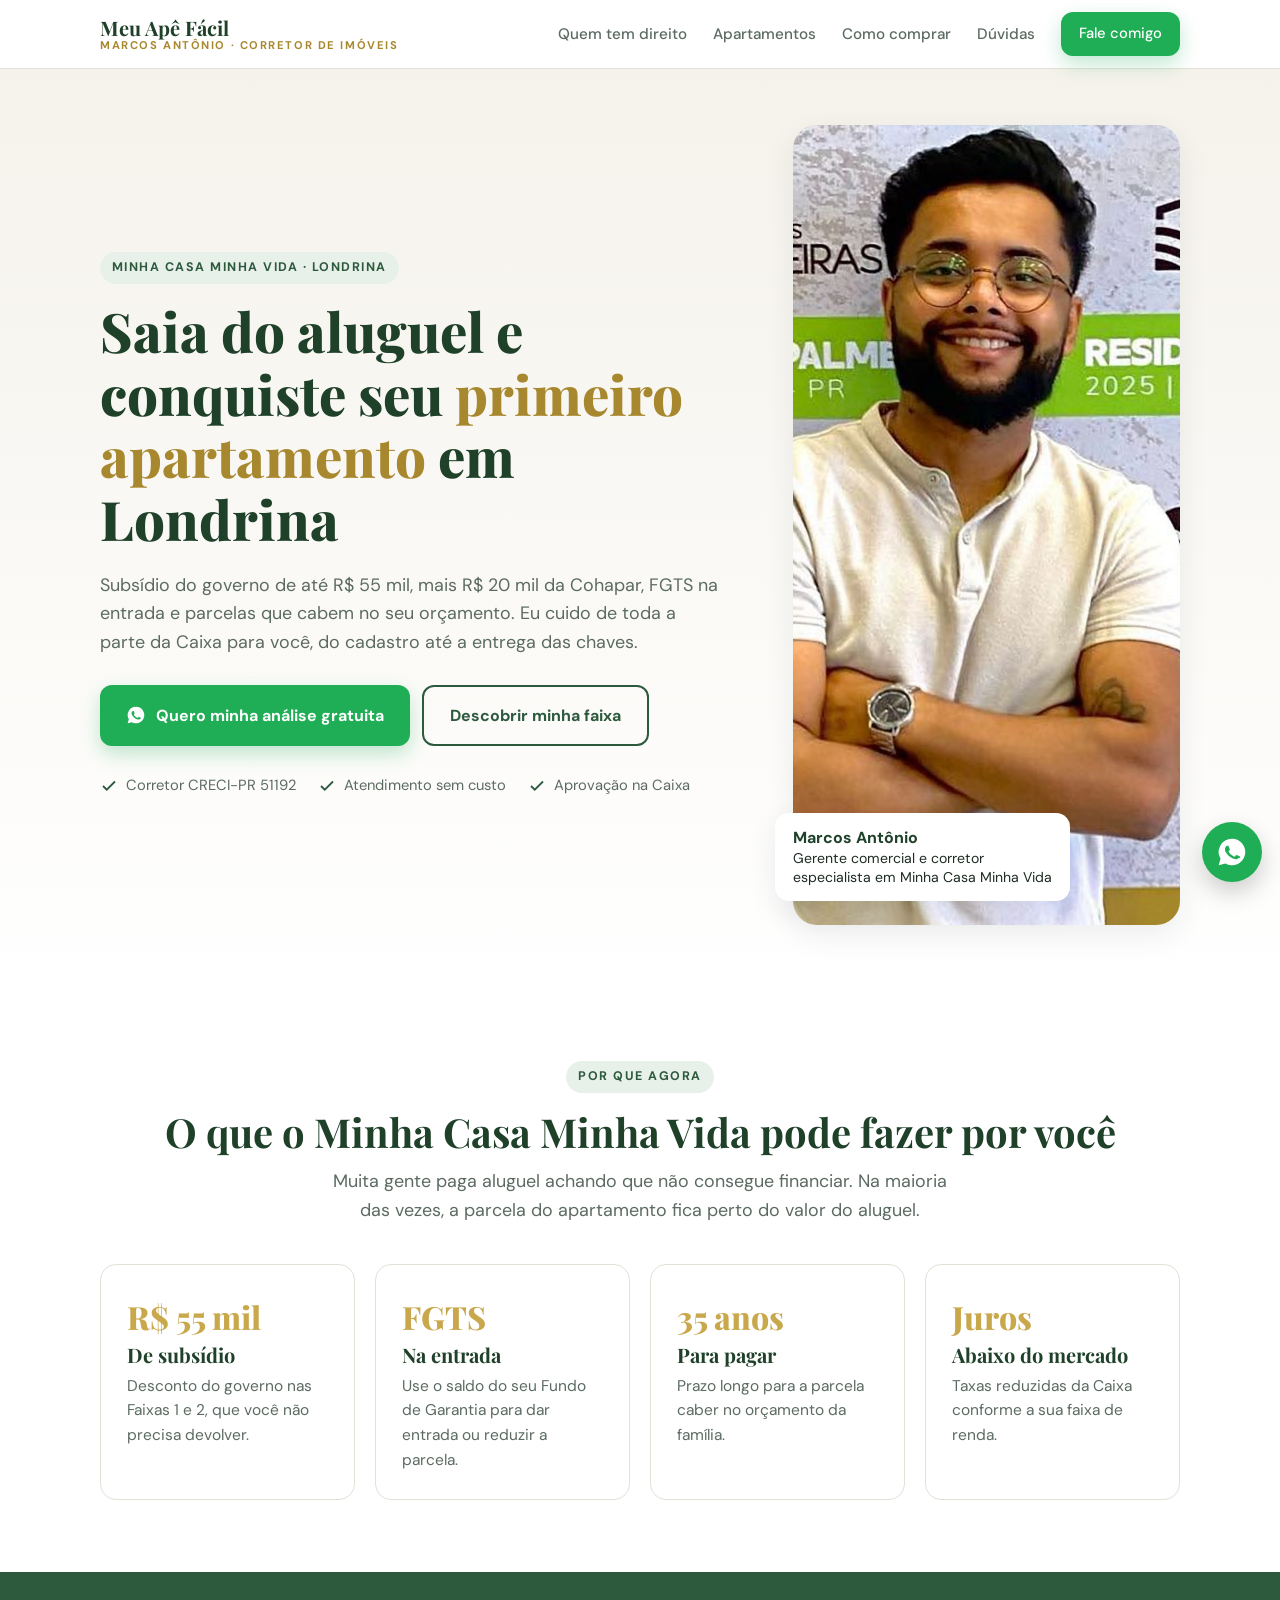
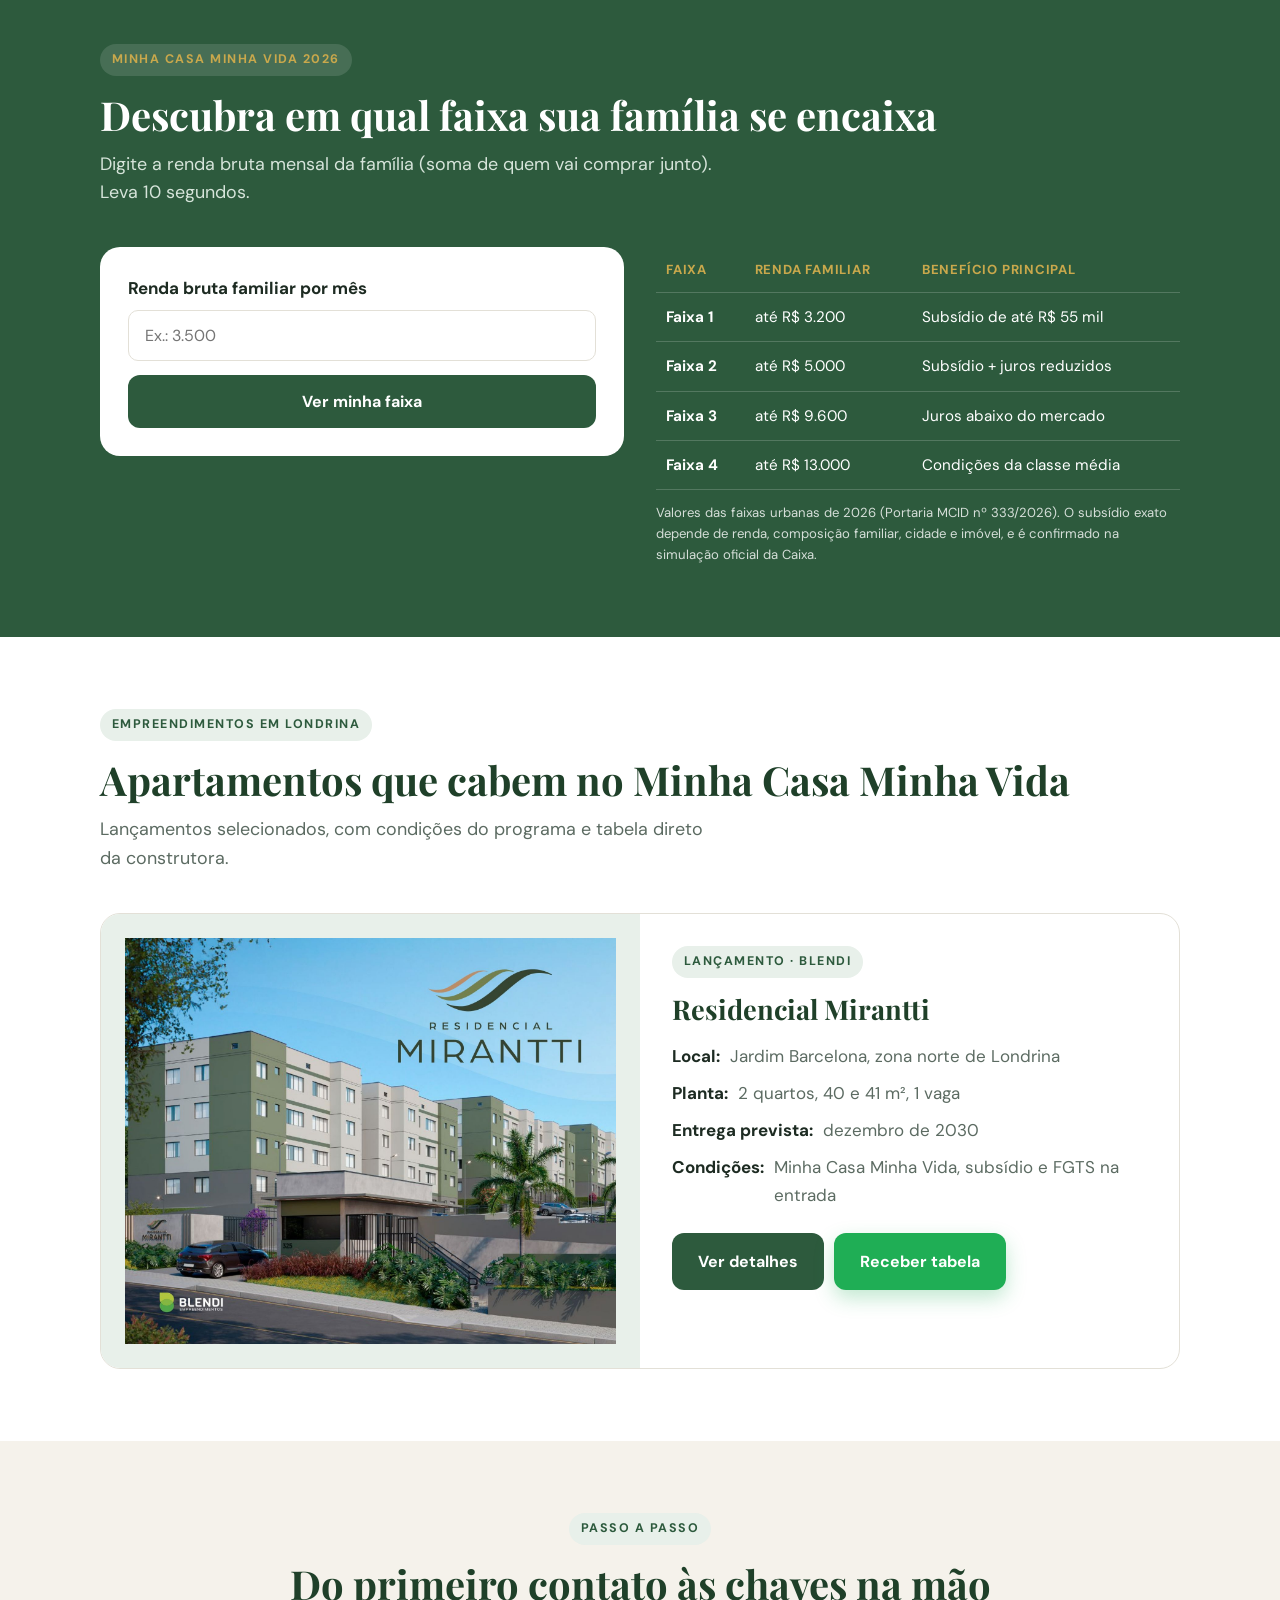
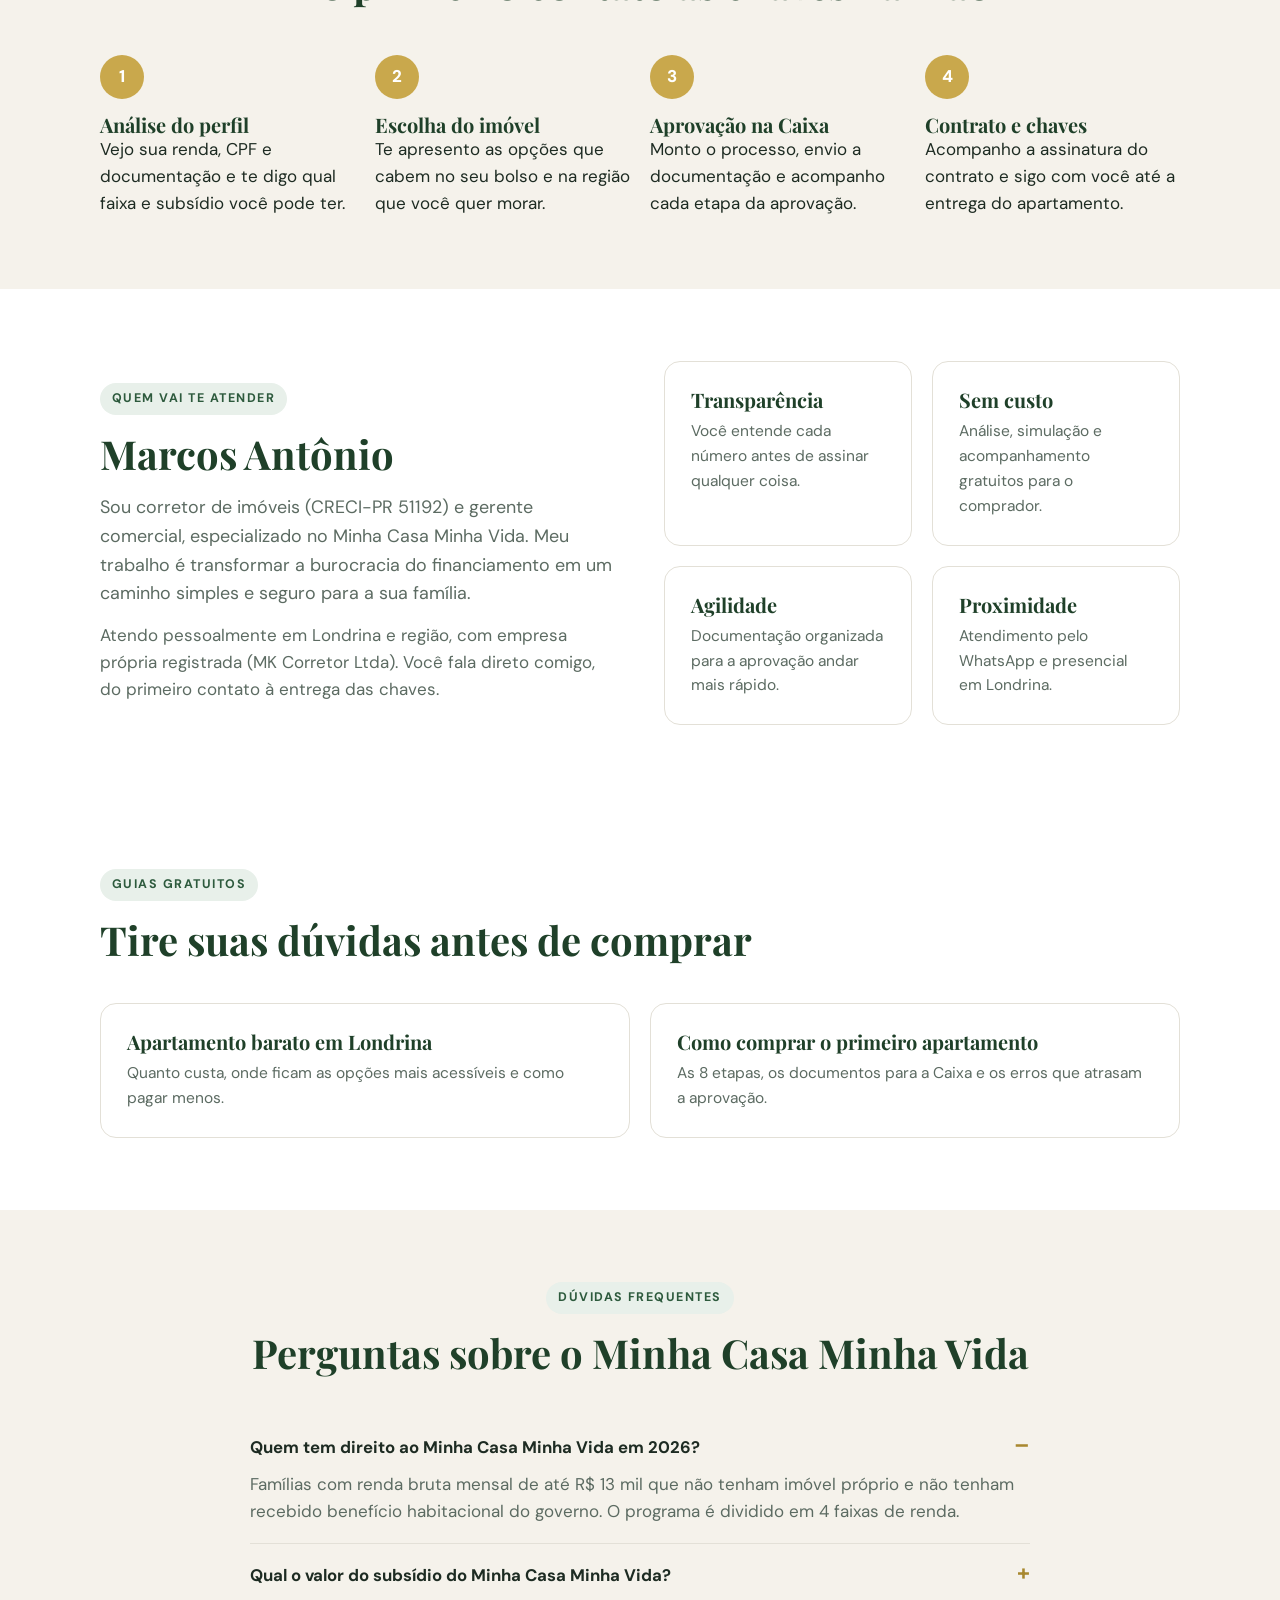
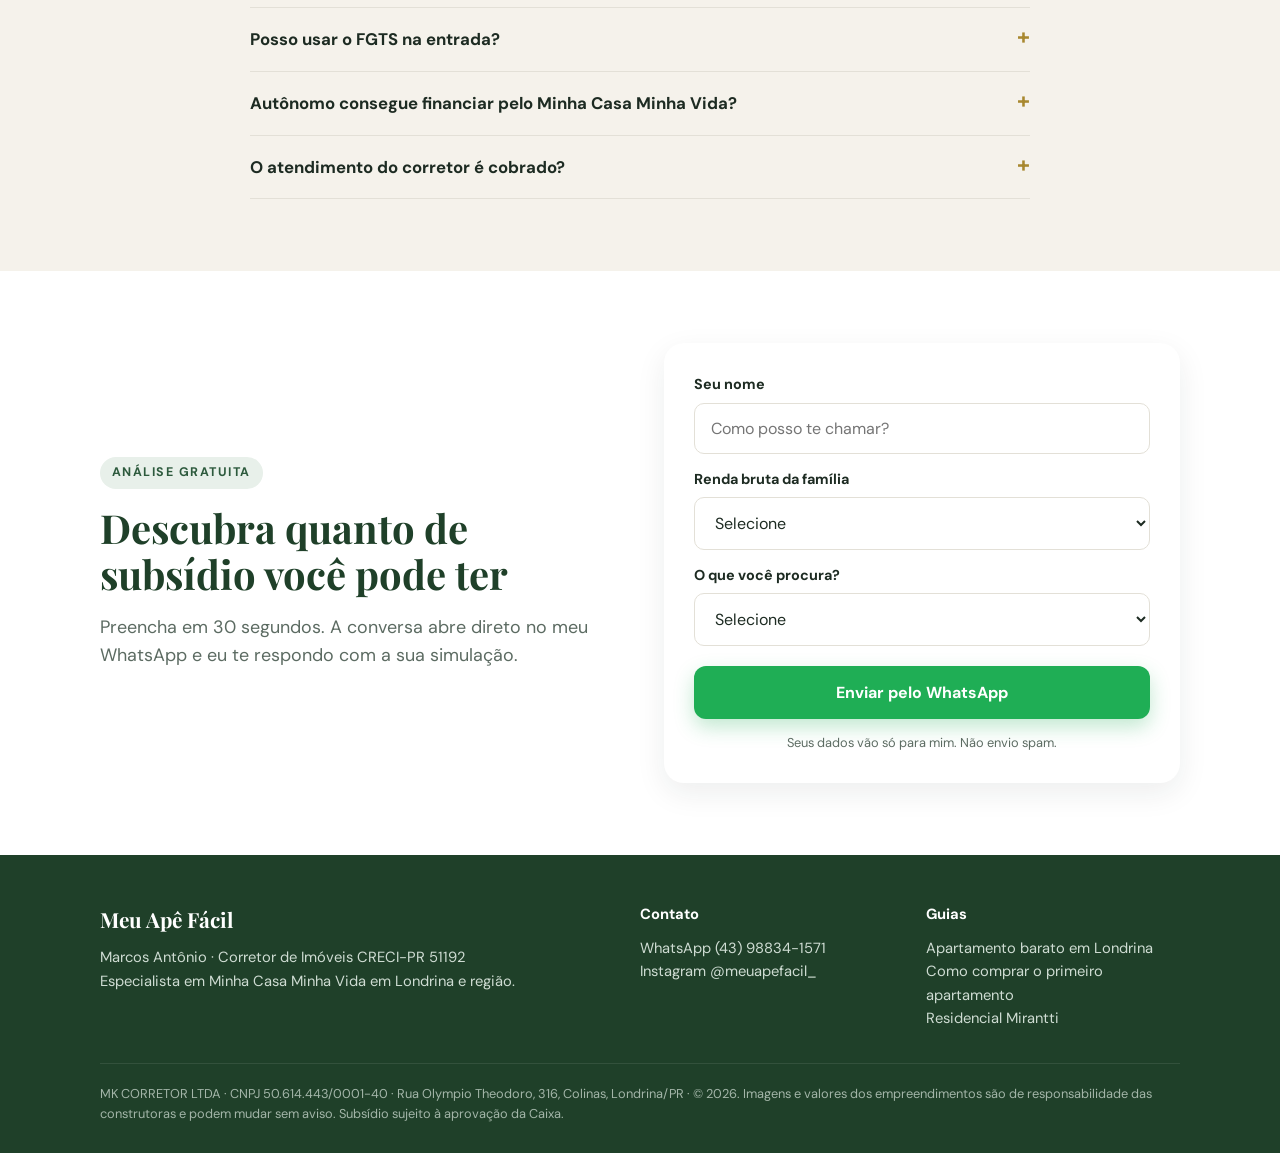
<file: index.html>
<!DOCTYPE html>
<html lang="pt-BR">
<head>
<meta charset="utf-8">
<meta name="viewport" content="width=device-width, initial-scale=1">
<title>Minha Casa Minha Vida em Londrina: apartamentos com subsídio e FGTS | Meu Apê Fácil</title>
<meta name="description" content="Apartamentos Minha Casa Minha Vida em Londrina com subsídio de até R$ 55 mil e FGTS na entrada. Descubra sua faixa e faça uma análise gratuita com o corretor Marcos Antônio (CRECI-PR 51192).">
<link rel="canonical" href="https://meuapefacil.imb.br/">
<meta name="robots" content="index, follow">
<meta name="theme-color" content="#2d5a3d">
<meta property="og:type" content="website">
<meta property="og:locale" content="pt_BR">
<meta property="og:site_name" content="Meu Apê Fácil">
<meta property="og:title" content="Minha Casa Minha Vida em Londrina | Meu Apê Fácil">
<meta property="og:description" content="Descubra se você tem direito ao Minha Casa Minha Vida e quanto de subsídio você pode ter. Análise gratuita pelo WhatsApp.">
<meta property="og:url" content="https://meuapefacil.imb.br/">
<meta property="og:image" content="https://meuapefacil.imb.br/assets/og.jpg">
<link rel="icon" href="assets/favicon.svg" type="image/svg+xml">
<link rel="preconnect" href="https://fonts.googleapis.com">
<link rel="preconnect" href="https://fonts.gstatic.com" crossorigin>
<link href="https://fonts.googleapis.com/css2?family=DM+Sans:wght@400;500;700&family=Playfair+Display:wght@700;800&display=swap" rel="stylesheet">
<link rel="stylesheet" href="assets/style.css">
<script type="application/ld+json">
{
  "@context":"https://schema.org",
  "@type":"RealEstateAgent",
  "name":"Meu Apê Fácil – Marcos Antônio, Corretor de Imóveis",
  "legalName":"MK CORRETOR LTDA",
  "taxID":"50.614.443/0001-40",
  "url":"https://meuapefacil.imb.br/",
  "image":"https://meuapefacil.imb.br/Marcos.jpeg",
  "telephone":"+55 43 98834-1571",
  "priceRange":"$$",
  "address":{"@type":"PostalAddress","streetAddress":"Rua Olympio Theodoro, 316","addressLocality":"Londrina","addressRegion":"PR","postalCode":"86056-670","addressCountry":"BR"},
  "areaServed":[{"@type":"City","name":"Londrina"},{"@type":"City","name":"Cambé"},{"@type":"City","name":"Ibiporã"}],
  "sameAs":["https://www.instagram.com/meuapefacil_/"],
  "knowsAbout":["Minha Casa Minha Vida","Financiamento Caixa","Subsídio habitacional","FGTS"]
}
</script>
<script type="application/ld+json">
{
  "@context":"https://schema.org",
  "@type":"FAQPage",
  "mainEntity":[
    {"@type":"Question","name":"Quem tem direito ao Minha Casa Minha Vida em 2026?","acceptedAnswer":{"@type":"Answer","text":"Famílias com renda bruta mensal de até R$ 13 mil que não tenham imóvel próprio e não tenham recebido benefício habitacional do governo. O programa é dividido em 4 faixas de renda."}},
    {"@type":"Question","name":"Qual o valor do subsídio do Minha Casa Minha Vida?","acceptedAnswer":{"@type":"Answer","text":"Nas Faixas 1 e 2 o subsídio pode chegar a R$ 55 mil. O valor exato depende da renda, da composição familiar, da cidade e do valor do imóvel, e é calculado na simulação da Caixa."}},
    {"@type":"Question","name":"Posso usar o FGTS na entrada?","acceptedAnswer":{"@type":"Answer","text":"Sim. Quem tem pelo menos 3 anos de trabalho com carteira assinada (somando todos os empregos) pode usar o saldo do FGTS para dar entrada ou abater o financiamento."}},
    {"@type":"Question","name":"Autônomo consegue financiar pelo Minha Casa Minha Vida?","acceptedAnswer":{"@type":"Answer","text":"Sim. Autônomos e MEIs podem comprovar renda com extratos bancários, declaração de imposto de renda ou declaração do MEI. A análise é feita caso a caso."}},
    {"@type":"Question","name":"O atendimento do corretor é cobrado?","acceptedAnswer":{"@type":"Answer","text":"Não. A análise de perfil, a simulação e o acompanhamento até a entrega das chaves são gratuitos para o comprador."}}
  ]
}
</script>
</head>
<body>

<header class="topo">
  <div class="wrap">
    <a class="marca" href="./"><b>Meu Apê Fácil</b><small>Marcos Antônio · Corretor de Imóveis</small></a>
    <nav class="menu">
      <a href="#faixas">Quem tem direito</a>
      <a href="apartamento-barato-londrina/">Apartamentos</a>
      <a href="como-comprar-primeiro-apartamento/">Como comprar</a>
            <a href="#duvidas">Dúvidas</a>
      <a class="btn btn-wa" data-origem="topo" data-wa="Olá Marcos! Vim pelo site e quero saber se tenho direito ao Minha Casa Minha Vida.">Fale comigo</a>
    </nav>
  </div>
</header>

<main>
<!-- HERO -->
<section class="hero">
  <div class="wrap">
    <div>
      <span class="tag">Minha Casa Minha Vida · Londrina</span>
      <h1>Saia do aluguel e conquiste seu <span class="ouro">primeiro apartamento</span> em Londrina</h1>
      <p class="lead">Subsídio do governo de até R$ 55 mil, mais R$ 20 mil da Cohapar, FGTS na entrada e parcelas que cabem no seu orçamento. Eu cuido de toda a parte da Caixa para você, do cadastro até a entrega das chaves.</p>
      <div class="acoes">
        <a class="btn btn-wa" data-origem="hero" data-wa="Olá Marcos! Quero uma análise gratuita para saber se tenho direito ao Minha Casa Minha Vida.">
          <svg viewBox="0 0 24 24" fill="currentColor"><path d="M12 2a10 10 0 0 0-8.6 15.1L2 22l5-1.3A10 10 0 1 0 12 2zm5.3 14.2c-.2.6-1.3 1.2-1.8 1.2-.5.1-1 .2-3.3-.7a11.6 11.6 0 0 1-4.5-4c-.3-.5-1-1.5-1-2.8s.7-2 1-2.3c.2-.3.5-.3.7-.3h.5c.2 0 .4 0 .6.5l.8 2c.1.2.1.4 0 .5l-.3.5-.4.4c-.1.2-.3.3-.1.6.2.3.8 1.3 1.7 2.1 1.2 1 2.1 1.4 2.4 1.5.3.2.5.1.6 0l.9-1c.2-.3.4-.2.6-.1l1.9.9c.3.1.5.2.5.3.1.2.1.7-.1 1.3z"/></svg>
          Quero minha análise gratuita
        </a>
        <a class="btn btn-borda" href="#faixas">Descobrir minha faixa</a>
      </div>
      <div class="selos">
        <span><svg viewBox="0 0 24 24" fill="none" stroke="currentColor" stroke-width="2.4"><path d="M20 6 9 17l-5-5"/></svg>Corretor CRECI-PR 51192</span>
        <span><svg viewBox="0 0 24 24" fill="none" stroke="currentColor" stroke-width="2.4"><path d="M20 6 9 17l-5-5"/></svg>Atendimento sem custo</span>
        <span><svg viewBox="0 0 24 24" fill="none" stroke="currentColor" stroke-width="2.4"><path d="M20 6 9 17l-5-5"/></svg>Aprovação na Caixa</span>
      </div>
    </div>
    <div class="foto-hero">
      <img src="Marcos.jpeg" alt="Marcos Antônio, corretor de imóveis especialista em Minha Casa Minha Vida em Londrina" width="640" height="800" fetchpriority="high">
      <div class="cartao"><b>Marcos Antônio</b>Gerente comercial e corretor<br>especialista em Minha Casa Minha Vida</div>
    </div>
  </div>
</section>

<!-- BENEFÍCIOS -->
<section>
  <div class="wrap">
    <div class="cabeca center">
      <span class="tag">Por que agora</span>
      <h2>O que o Minha Casa Minha Vida pode fazer por você</h2>
      <p class="lead">Muita gente paga aluguel achando que não consegue financiar. Na maioria das vezes, a parcela do apartamento fica perto do valor do aluguel.</p>
    </div>
    <div class="grid g4">
      <div class="card"><div class="num">R$ 55 mil</div><h3>De subsídio</h3><p>Desconto do governo nas Faixas 1 e 2, que você não precisa devolver.</p></div>
      <div class="card"><div class="num">FGTS</div><h3>Na entrada</h3><p>Use o saldo do seu Fundo de Garantia para dar entrada ou reduzir a parcela.</p></div>
      <div class="card"><div class="num">35 anos</div><h3>Para pagar</h3><p>Prazo longo para a parcela caber no orçamento da família.</p></div>
      <div class="card"><div class="num">Juros</div><h3>Abaixo do mercado</h3><p>Taxas reduzidas da Caixa conforme a sua faixa de renda.</p></div>
    </div>
  </div>
</section>

<!-- FAIXAS + SIMULADOR -->
<section class="bloco-verde" id="faixas">
  <div class="wrap">
    <div class="cabeca">
      <span class="tag">Minha Casa Minha Vida 2026</span>
      <h2>Descubra em qual faixa sua família se encaixa</h2>
      <p class="lead">Digite a renda bruta mensal da família (soma de quem vai comprar junto). Leva 10 segundos.</p>
    </div>
    <div class="sim">
      <div class="sim-box">
        <form id="sim-form">
          <label for="renda">Renda bruta familiar por mês</label>
          <input id="renda" inputmode="decimal" placeholder="Ex.: 3.500" autocomplete="off">
          <button class="btn btn-verde" style="width:100%;margin-top:14px" type="submit">Ver minha faixa</button>
        </form>
        <div class="resultado" id="sim-res" aria-live="polite"></div>
      </div>
      <div>
        <table class="tabela">
          <thead><tr><th>Faixa</th><th>Renda familiar</th><th>Benefício principal</th></tr></thead>
          <tbody>
            <tr><td><b>Faixa 1</b></td><td>até R$ 3.200</td><td>Subsídio de até R$ 55 mil</td></tr>
            <tr><td><b>Faixa 2</b></td><td>até R$ 5.000</td><td>Subsídio + juros reduzidos</td></tr>
            <tr><td><b>Faixa 3</b></td><td>até R$ 9.600</td><td>Juros abaixo do mercado</td></tr>
            <tr><td><b>Faixa 4</b></td><td>até R$ 13.000</td><td>Condições da classe média</td></tr>
          </tbody>
        </table>
        <p class="nota">Valores das faixas urbanas de 2026 (Portaria MCID nº 333/2026). O subsídio exato depende de renda, composição familiar, cidade e imóvel, e é confirmado na simulação oficial da Caixa.</p>
      </div>
    </div>
  </div>
</section>

<!-- EMPREENDIMENTOS -->
<section id="empreendimentos">
  <div class="wrap">
    <div class="cabeca">
      <span class="tag">Empreendimentos em Londrina</span>
      <h2>Apartamentos que cabem no Minha Casa Minha Vida</h2>
      <p class="lead">Lançamentos selecionados, com condições do programa e tabela direto da construtora.</p>
    </div>
    <article class="emp">
      <div class="capa"><img src="assets/mirantti-capa.jpg" alt="Fachada do Residencial Mirantti, Jardim Barcelona, Londrina" loading="lazy" onerror="this.replaceWith(document.createTextNode('Residencial Mirantti'))"></div>
      <div class="info">
        <span class="tag">Lançamento · Blendi</span>
        <h3 style="font-size:1.7rem">Residencial Mirantti</h3>
        <ul>
          <li><b>Local:</b> Jardim Barcelona, zona norte de Londrina</li>
          <li><b>Planta:</b> 2 quartos, 40 e 41 m², 1 vaga</li>
          <li><b>Entrega prevista:</b> dezembro de 2030</li>
          <li><b>Condições:</b> Minha Casa Minha Vida, subsídio e FGTS na entrada</li>
        </ul>
        <div class="acoes" style="display:flex;gap:10px;flex-wrap:wrap">
          <a class="btn btn-verde" href="residencial-mirantti/">Ver detalhes</a>
          <a class="btn btn-wa" data-origem="card_mirantti" data-wa="Olá Marcos! Quero a tabela de valores e a simulação do Residencial Mirantti.">Receber tabela</a>
        </div>
      </div>
    </article>
  </div>
</section>

<!-- COMO FUNCIONA -->
<section id="como-funciona" style="background:var(--creme)">
  <div class="wrap">
    <div class="cabeca center">
      <span class="tag">Passo a passo</span>
      <h2>Do primeiro contato às chaves na mão</h2>
    </div>
    <div class="grid g4">
      <div class="passo"><div class="n">1</div><h3>Análise do perfil</h3><p>Vejo sua renda, CPF e documentação e te digo qual faixa e subsídio você pode ter.</p></div>
      <div class="passo"><div class="n">2</div><h3>Escolha do imóvel</h3><p>Te apresento as opções que cabem no seu bolso e na região que você quer morar.</p></div>
      <div class="passo"><div class="n">3</div><h3>Aprovação na Caixa</h3><p>Monto o processo, envio a documentação e acompanho cada etapa da aprovação.</p></div>
      <div class="passo"><div class="n">4</div><h3>Contrato e chaves</h3><p>Acompanho a assinatura do contrato e sigo com você até a entrega do apartamento.</p></div>
    </div>
  </div>
</section>

<!-- SOBRE -->
<section>
  <div class="wrap grid g2" style="align-items:center;gap:48px">
    <div>
      <span class="tag">Quem vai te atender</span>
      <h2>Marcos Antônio</h2>
      <p class="lead" style="margin-top:16px">Sou corretor de imóveis (CRECI-PR 51192) e gerente comercial, especializado no Minha Casa Minha Vida. Meu trabalho é transformar a burocracia do financiamento em um caminho simples e seguro para a sua família.</p>
      <p style="margin-top:14px;color:var(--cinza)">Atendo pessoalmente em Londrina e região, com empresa própria registrada (MK Corretor Ltda). Você fala direto comigo, do primeiro contato à entrega das chaves.</p>
    </div>
    <div class="grid g2">
      <div class="card"><h3>Transparência</h3><p>Você entende cada número antes de assinar qualquer coisa.</p></div>
      <div class="card"><h3>Sem custo</h3><p>Análise, simulação e acompanhamento gratuitos para o comprador.</p></div>
      <div class="card"><h3>Agilidade</h3><p>Documentação organizada para a aprovação andar mais rápido.</p></div>
      <div class="card"><h3>Proximidade</h3><p>Atendimento pelo WhatsApp e presencial em Londrina.</p></div>
    </div>
  </div>
</section>

<!-- GUIAS -->
<section id="guias">
  <div class="wrap">
    <div class="cabeca"><span class="tag">Guias gratuitos</span><h2>Tire suas dúvidas antes de comprar</h2></div>
    <div class="grid g2">
      <a class="card" href="apartamento-barato-londrina/" style="text-decoration:none"><h3>Apartamento barato em Londrina</h3><p>Quanto custa, onde ficam as opções mais acessíveis e como pagar menos.</p></a>
      <a class="card" href="como-comprar-primeiro-apartamento/" style="text-decoration:none"><h3>Como comprar o primeiro apartamento</h3><p>As 8 etapas, os documentos para a Caixa e os erros que atrasam a aprovação.</p></a>
    </div>
  </div>
</section>

<!-- FAQ -->
<section id="duvidas" style="background:var(--creme)">
  <div class="wrap" style="max-width:820px">
    <div class="cabeca center">
      <span class="tag">Dúvidas frequentes</span>
      <h2>Perguntas sobre o Minha Casa Minha Vida</h2>
    </div>
    <div class="faq">
      <details open><summary>Quem tem direito ao Minha Casa Minha Vida em 2026?</summary><p>Famílias com renda bruta mensal de até R$ 13 mil que não tenham imóvel próprio e não tenham recebido benefício habitacional do governo. O programa é dividido em 4 faixas de renda.</p></details>
      <details><summary>Qual o valor do subsídio do Minha Casa Minha Vida?</summary><p>Nas Faixas 1 e 2 o subsídio pode chegar a R$ 55 mil. O valor exato depende da renda, da composição familiar, da cidade e do valor do imóvel, e é calculado na simulação da Caixa.</p></details>
      <details><summary>Posso usar o FGTS na entrada?</summary><p>Sim. Quem tem pelo menos 3 anos de trabalho com carteira assinada (somando todos os empregos) pode usar o saldo do FGTS para dar entrada ou abater o financiamento.</p></details>
      <details><summary>Autônomo consegue financiar pelo Minha Casa Minha Vida?</summary><p>Sim. Autônomos e MEIs podem comprovar renda com extratos bancários, declaração de imposto de renda ou declaração do MEI. A análise é feita caso a caso.</p></details>
      <details><summary>O atendimento do corretor é cobrado?</summary><p>Não. A análise de perfil, a simulação e o acompanhamento até a entrega das chaves são gratuitos para o comprador.</p></details>
    </div>
  </div>
</section>

<!-- CONTATO -->
<section class="contato" id="contato" style="background:#fff">
  <div class="wrap">
    <div>
      <span class="tag">Análise gratuita</span>
      <h2>Descubra quanto de subsídio você pode ter</h2>
      <p class="lead" style="margin-top:16px">Preencha em 30 segundos. A conversa abre direto no meu WhatsApp e eu te respondo com a sua simulação.</p>
    </div>
    <form class="form" id="form-lead">
      <label>Seu nome<input name="nome" required autocomplete="name" placeholder="Como posso te chamar?"></label>
      <label>Renda bruta da família
        <select name="renda" required>
          <option value="">Selecione</option>
          <option>Até R$ 3.200</option>
          <option>De R$ 3.200 a R$ 5.000</option>
          <option>De R$ 5.000 a R$ 9.600</option>
          <option>De R$ 9.600 a R$ 13.000</option>
          <option>Não sei informar</option>
        </select>
      </label>
      <label>O que você procura?
        <select name="interesse" required>
          <option value="">Selecione</option>
          <option>Sair do aluguel</option>
          <option>Comprar meu primeiro imóvel</option>
          <option>Saber se tenho direito ao Minha Casa Minha Vida</option>
          <option>Residencial Mirantti</option>
          <option>Já tentei e não consegui aprovar</option>
        </select>
      </label>
      <button class="btn btn-wa" type="submit">Enviar pelo WhatsApp</button>
      <small>Seus dados vão só para mim. Não envio spam.</small>
    </form>
  </div>
</section>
</main>

<footer>
  <div class="wrap">
    <div>
      <b style="font-family:'Playfair Display',serif;font-size:1.3rem">Meu Apê Fácil</b>
      <p style="margin-top:10px">Marcos Antônio · Corretor de Imóveis CRECI-PR 51192<br>Especialista em Minha Casa Minha Vida em Londrina e região.</p>
    </div>
    <div>
      <b>Contato</b>
      <p style="margin-top:10px"><a data-origem="rodape" data-wa="Olá Marcos! Vim pelo site.">WhatsApp (43) 98834-1571</a><br><a href="https://www.instagram.com/meuapefacil_/" target="_blank" rel="noopener">Instagram @meuapefacil_</a></p>
    </div>
    <div>
      <b>Guias</b>
      <p style="margin-top:10px"><a href="apartamento-barato-londrina/">Apartamento barato em Londrina</a><br><a href="como-comprar-primeiro-apartamento/">Como comprar o primeiro apartamento</a><br><a href="residencial-mirantti/">Residencial Mirantti</a></p>
    </div>
    <p class="legal">MK CORRETOR LTDA · CNPJ 50.614.443/0001-40 · Rua Olympio Theodoro, 316, Colinas, Londrina/PR · © <span id="ano">2026</span>. Imagens e valores dos empreendimentos são de responsabilidade das construtoras e podem mudar sem aviso. Subsídio sujeito à aprovação da Caixa.</p>
  </div>
</footer>

<a class="wa-flut" aria-label="Falar no WhatsApp" data-origem="flutuante" data-wa="Olá Marcos! Vim pelo site e quero saber mais sobre o Minha Casa Minha Vida.">
  <svg viewBox="0 0 24 24" fill="currentColor"><path d="M12 2a10 10 0 0 0-8.6 15.1L2 22l5-1.3A10 10 0 1 0 12 2zm5.3 14.2c-.2.6-1.3 1.2-1.8 1.2-.5.1-1 .2-3.3-.7a11.6 11.6 0 0 1-4.5-4c-.3-.5-1-1.5-1-2.8s.7-2 1-2.3c.2-.3.5-.3.7-.3h.5c.2 0 .4 0 .6.5l.8 2c.1.2.1.4 0 .5l-.3.5-.4.4c-.1.2-.3.3-.1.6.2.3.8 1.3 1.7 2.1 1.2 1 2.1 1.4 2.4 1.5.3.2.5.1.6 0l.9-1c.2-.3.4-.2.6-.1l1.9.9c.3.1.5.2.5.3.1.2.1.7-.1 1.3z"/></svg>
</a>

<script src="assets/app.js" defer></script>
</body>
</html>
</file>
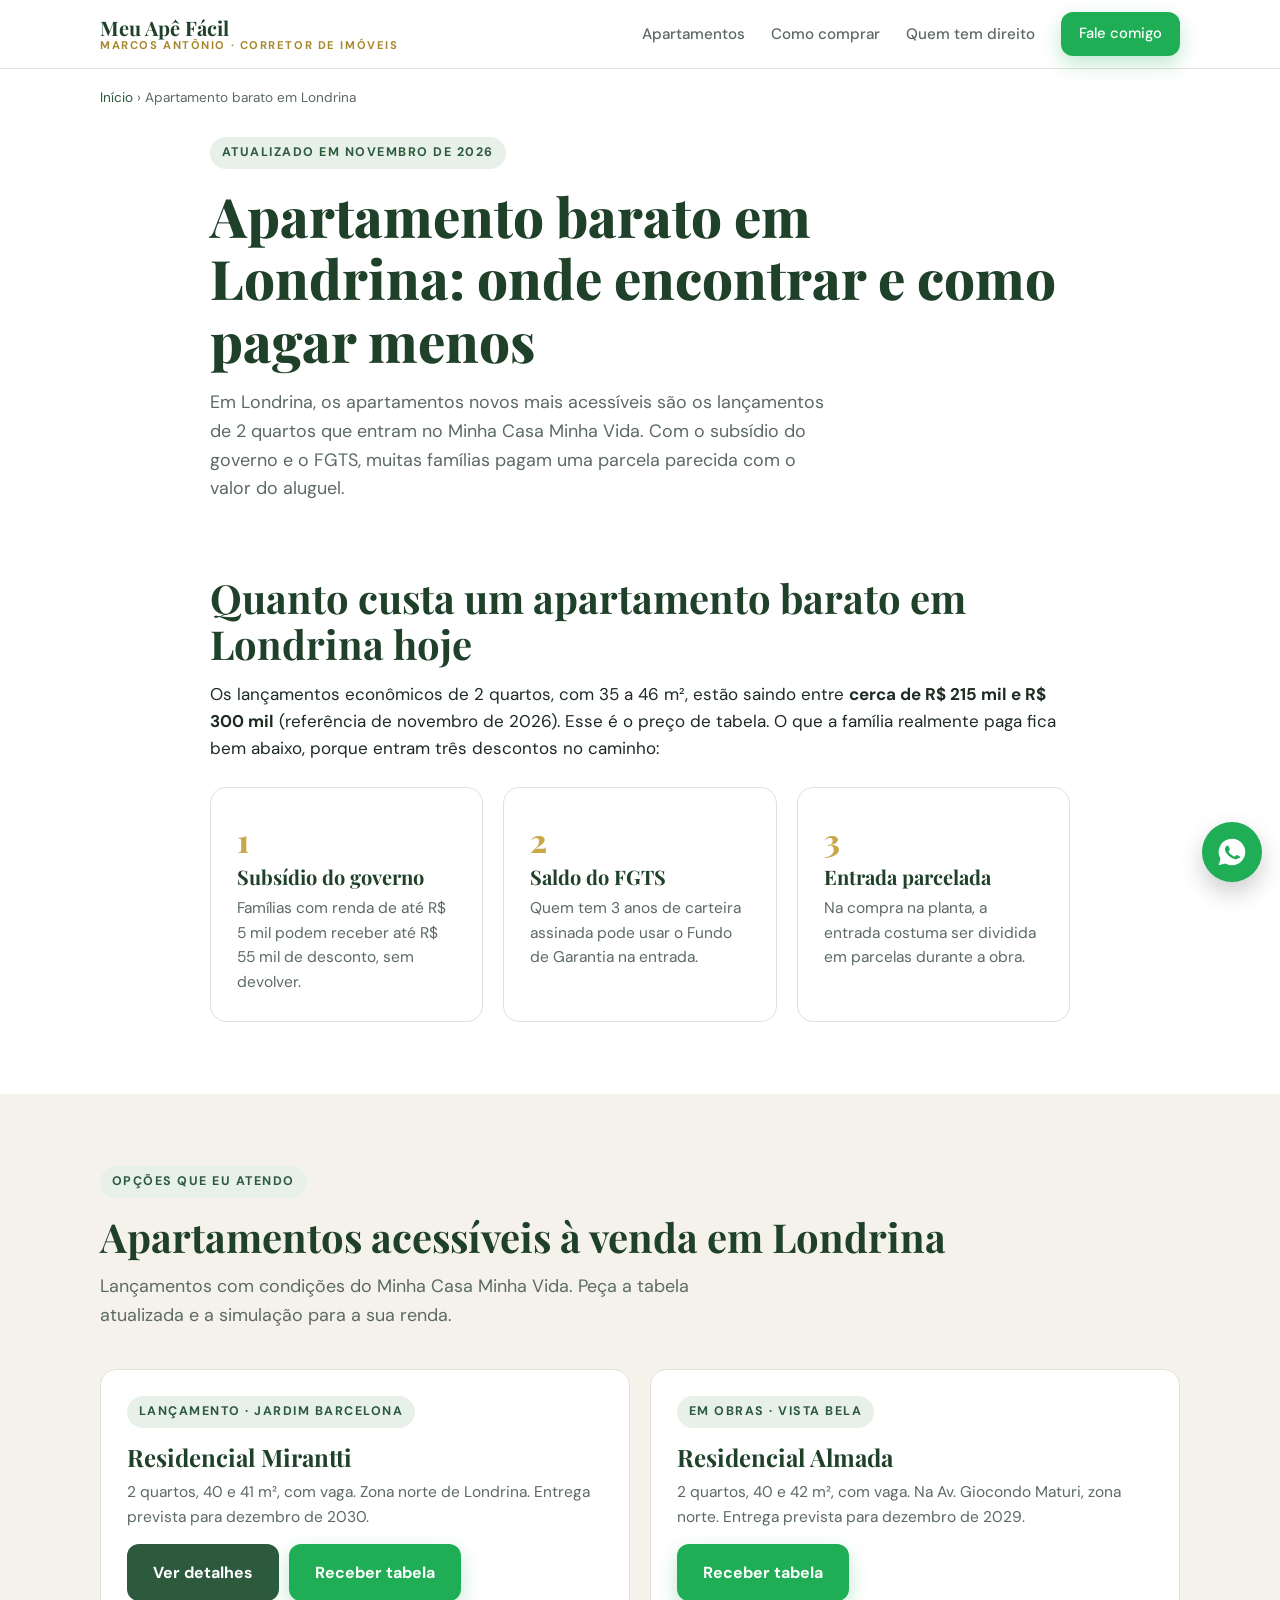
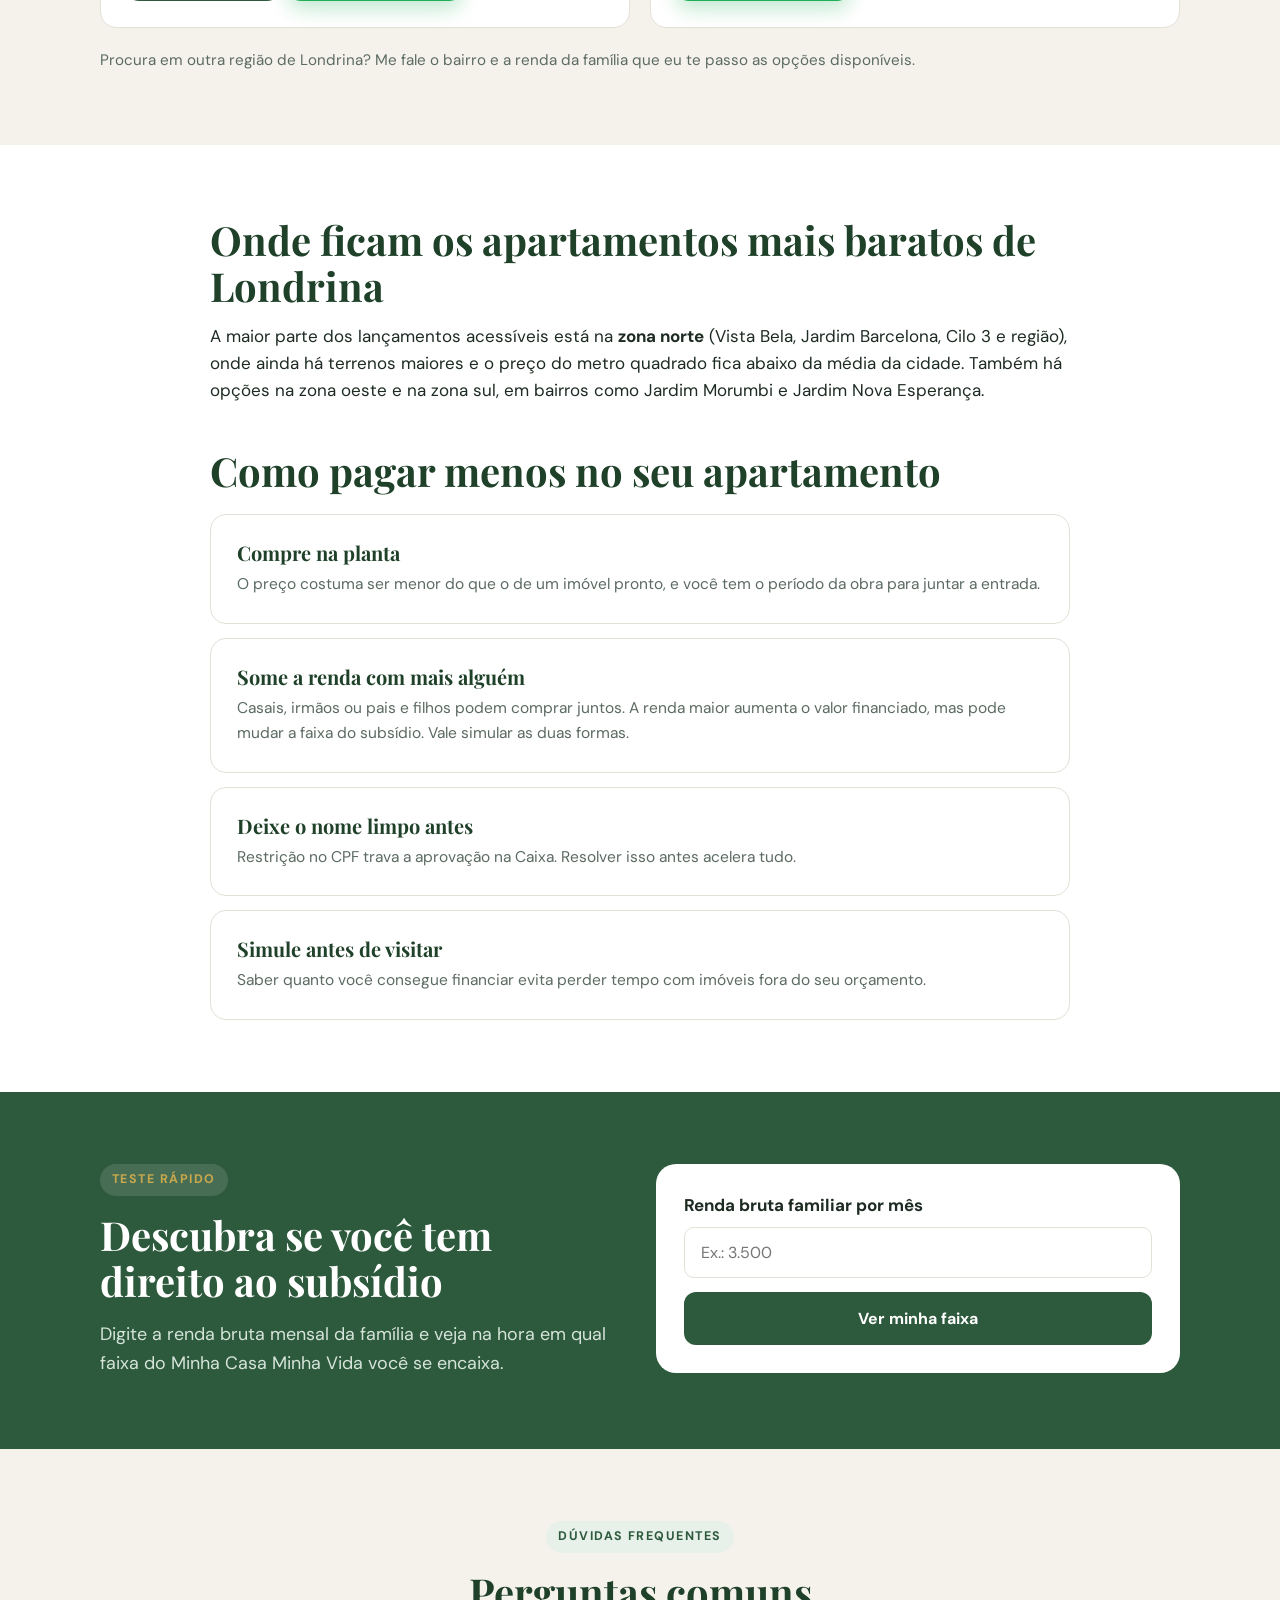
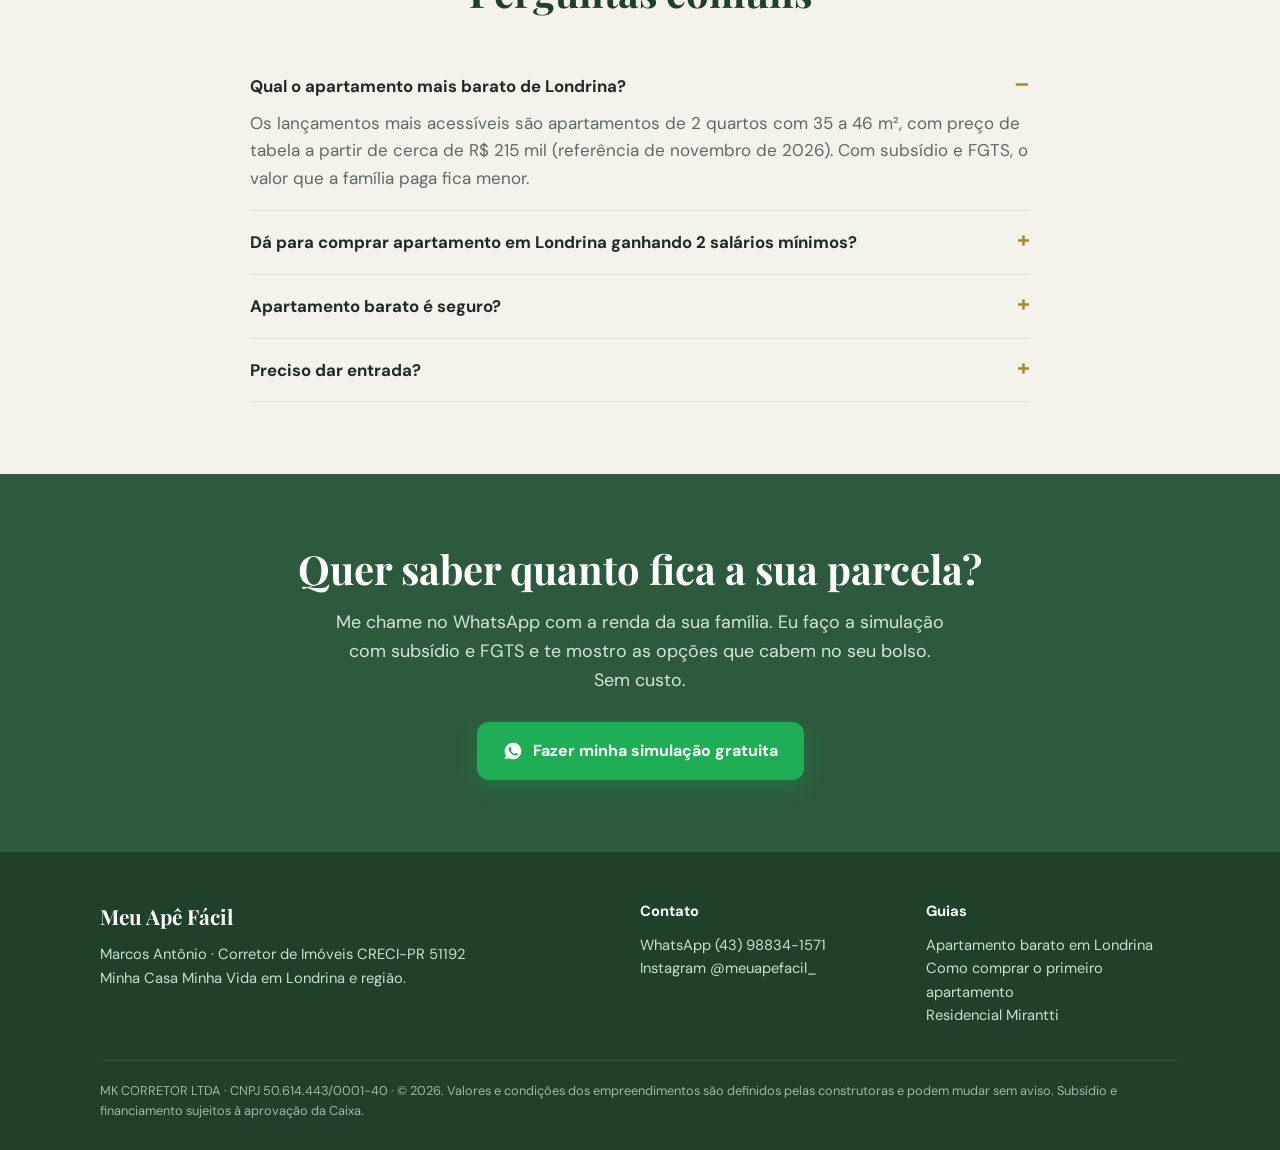
<file: apartamento-barato-londrina/index.html>
<!DOCTYPE html>
<html lang="pt-BR">
<head>
<meta charset="utf-8">
<meta name="viewport" content="width=device-width, initial-scale=1">
<title>Apartamento barato em Londrina: opções com subsídio e FGTS (2026) | Meu Apê Fácil</title>
<meta name="description" content="Onde encontrar apartamento barato em Londrina, quanto custa e como pagar menos com o Minha Casa Minha Vida, subsídio de até R$ 55 mil e FGTS. Simulação gratuita.">
<link rel="canonical" href="https://meuapefacil.imb.br/apartamento-barato-londrina/">
<meta name="robots" content="index, follow">
<meta name="theme-color" content="#2d5a3d">
<meta property="og:type" content="article">
<meta property="og:locale" content="pt_BR">
<meta property="og:site_name" content="Meu Apê Fácil">
<meta property="og:title" content="Apartamento barato em Londrina: opções com subsídio e FGTS (2026) | Meu Apê Fácil">
<meta property="og:description" content="Onde encontrar apartamento barato em Londrina, quanto custa e como pagar menos com o Minha Casa Minha Vida, subsídio de até R$ 55 mil e FGTS. Simulação gratuita.">
<meta property="og:url" content="https://meuapefacil.imb.br/apartamento-barato-londrina/">
<meta property="og:image" content="https://meuapefacil.imb.br/assets/og.jpg">
<link rel="icon" href="../assets/favicon.svg" type="image/svg+xml">
<link rel="preconnect" href="https://fonts.googleapis.com">
<link rel="preconnect" href="https://fonts.gstatic.com" crossorigin>
<link href="https://fonts.googleapis.com/css2?family=DM+Sans:wght@400;500;700&family=Playfair+Display:wght@700;800&display=swap" rel="stylesheet">
<link rel="stylesheet" href="../assets/style.css">
<script type="application/ld+json">{"@context": "https://schema.org", "@type": "BreadcrumbList", "itemListElement": [{"@type": "ListItem", "position": 1, "name": "Início", "item": "https://meuapefacil.imb.br/"}, {"@type": "ListItem", "position": 2, "name": "Apartamento barato em Londrina", "item": "https://meuapefacil.imb.br/apartamento-barato-londrina/"}]}</script>
<script type="application/ld+json">{"@context": "https://schema.org", "@type": "FAQPage", "mainEntity": [{"@type": "Question", "name": "Qual o apartamento mais barato de Londrina?", "acceptedAnswer": {"@type": "Answer", "text": "Os lançamentos mais acessíveis são apartamentos de 2 quartos com 35 a 46 m², com preço de tabela a partir de cerca de R$ 215 mil (referência de novembro de 2026). Com subsídio e FGTS, o valor que a família paga fica menor."}}, {"@type": "Question", "name": "Dá para comprar apartamento em Londrina ganhando 2 salários mínimos?", "acceptedAnswer": {"@type": "Answer", "text": "Em muitos casos, sim. Famílias com renda de até R$ 3.200 estão na Faixa 1 do Minha Casa Minha Vida, que tem os maiores subsídios e as menores taxas de juros. A aprovação depende da análise de crédito da Caixa."}}, {"@type": "Question", "name": "Apartamento barato é seguro?", "acceptedAnswer": {"@type": "Answer", "text": "Sim, quando é de construtora com registro e o financiamento é feito pela Caixa. Antes de assinar, confira se o empreendimento tem registro de incorporação e se o contrato é com a construtora."}}, {"@type": "Question", "name": "Preciso dar entrada?", "acceptedAnswer": {"@type": "Answer", "text": "Depende do valor do imóvel, do subsídio e do quanto a Caixa aprova. A diferença pode ser paga com FGTS e, na compra na planta, parcelada durante a obra."}}]}</script>
</head>
<body>
<header class="topo"><div class="wrap">
  <a class="marca" href="../"><b>Meu Apê Fácil</b><small>Marcos Antônio · Corretor de Imóveis</small></a>
  <nav class="menu">
    <a href="../apartamento-barato-londrina/">Apartamentos</a>
    <a href="../como-comprar-primeiro-apartamento/">Como comprar</a>
    <a href="../#faixas">Quem tem direito</a>
    <a class="btn btn-wa" data-origem="topo_apartamento-barato-londrina" data-wa="Olá Marcos! Vi a página de apartamentos baratos em Londrina e quero saber as opções para a minha renda.">Fale comigo</a>
  </nav>
</div></header>
<main>
<div class="wrap migalha"><a href="../">Início</a> › Apartamento barato em Londrina</div>

<section style="padding-top:28px">
 <div class="wrap" style="max-width:900px">
  <span class="tag">Atualizado em novembro de 2026</span>
  <h1>Apartamento barato em Londrina: onde encontrar e como pagar menos</h1>
  <p class="lead" style="margin-top:16px">Em Londrina, os apartamentos novos mais acessíveis são os lançamentos de 2 quartos que entram no Minha Casa Minha Vida. Com o subsídio do governo e o FGTS, muitas famílias pagam uma parcela parecida com o valor do aluguel.</p>
 </div>
</section>

<section style="padding-top:0">
 <div class="wrap" style="max-width:900px">
  <h2>Quanto custa um apartamento barato em Londrina hoje</h2>
  <p style="margin-top:14px">Os lançamentos econômicos de 2 quartos, com 35 a 46 m², estão saindo entre <b>cerca de R$ 215 mil e R$ 300 mil</b> (referência de novembro de 2026). Esse é o preço de tabela. O que a família realmente paga fica bem abaixo, porque entram três descontos no caminho:</p>
  <div class="grid g3" style="margin-top:24px">
   <div class="card"><div class="num">1</div><h3>Subsídio do governo</h3><p>Famílias com renda de até R$ 5 mil podem receber até R$ 55 mil de desconto, sem devolver.</p></div>
   <div class="card"><div class="num">2</div><h3>Saldo do FGTS</h3><p>Quem tem 3 anos de carteira assinada pode usar o Fundo de Garantia na entrada.</p></div>
   <div class="card"><div class="num">3</div><h3>Entrada parcelada</h3><p>Na compra na planta, a entrada costuma ser dividida em parcelas durante a obra.</p></div>
  </div>
 </div>
</section>

<section style="background:var(--creme)">
 <div class="wrap">
  <div class="cabeca"><span class="tag">Opções que eu atendo</span><h2>Apartamentos acessíveis à venda em Londrina</h2>
  <p class="lead">Lançamentos com condições do Minha Casa Minha Vida. Peça a tabela atualizada e a simulação para a sua renda.</p></div>
  <div class="grid g2">
   <article class="card">
    <span class="tag">Lançamento · Jardim Barcelona</span>
    <h3 style="font-size:1.5rem">Residencial Mirantti</h3>
    <p style="margin:8px 0 14px">2 quartos, 40 e 41 m², com vaga. Zona norte de Londrina. Entrega prevista para dezembro de 2030.</p>
    <div style="display:flex;gap:10px;flex-wrap:wrap"><a class="btn btn-verde" href="../residencial-mirantti/">Ver detalhes</a><a class="btn btn-wa" data-origem="barato_mirantti" data-wa="Olá Marcos! Quero a tabela do Residencial Mirantti.">Receber tabela</a></div>
   </article>
   <article class="card">
    <span class="tag">Em obras · Vista Bela</span>
    <h3 style="font-size:1.5rem">Residencial Almada</h3>
    <p style="margin:8px 0 14px">2 quartos, 40 e 42 m², com vaga. Na Av. Giocondo Maturi, zona norte. Entrega prevista para dezembro de 2029.</p>
    <div style="display:flex;gap:10px;flex-wrap:wrap"><a class="btn btn-wa" data-origem="barato_almada" data-wa="Olá Marcos! Quero a tabela do Residencial Almada.">Receber tabela</a></div>
   </article>
  </div>
  <p style="margin-top:20px;color:var(--cinza);font-size:.95rem">Procura em outra região de Londrina? Me fale o bairro e a renda da família que eu te passo as opções disponíveis.</p>
 </div>
</section>

<section>
 <div class="wrap" style="max-width:900px">
  <h2>Onde ficam os apartamentos mais baratos de Londrina</h2>
  <p style="margin-top:14px">A maior parte dos lançamentos acessíveis está na <b>zona norte</b> (Vista Bela, Jardim Barcelona, Cilo 3 e região), onde ainda há terrenos maiores e o preço do metro quadrado fica abaixo da média da cidade. Também há opções na zona oeste e na zona sul, em bairros como Jardim Morumbi e Jardim Nova Esperança.</p>
  <h2 style="margin-top:44px">Como pagar menos no seu apartamento</h2>
  <div class="grid" style="margin-top:20px;gap:14px">
   <div class="card"><h3>Compre na planta</h3><p>O preço costuma ser menor do que o de um imóvel pronto, e você tem o período da obra para juntar a entrada.</p></div>
   <div class="card"><h3>Some a renda com mais alguém</h3><p>Casais, irmãos ou pais e filhos podem comprar juntos. A renda maior aumenta o valor financiado, mas pode mudar a faixa do subsídio. Vale simular as duas formas.</p></div>
   <div class="card"><h3>Deixe o nome limpo antes</h3><p>Restrição no CPF trava a aprovação na Caixa. Resolver isso antes acelera tudo.</p></div>
   <div class="card"><h3>Simule antes de visitar</h3><p>Saber quanto você consegue financiar evita perder tempo com imóveis fora do seu orçamento.</p></div>
  </div>
 </div>
</section>

<section class="bloco-verde" id="faixas">
 <div class="wrap"><div class="sim">
  <div><span class="tag">Teste rápido</span><h2>Descubra se você tem direito ao subsídio</h2><p class="lead" style="margin-top:16px">Digite a renda bruta mensal da família e veja na hora em qual faixa do Minha Casa Minha Vida você se encaixa.</p></div>
  <div class="sim-box"><form id="sim-form"><label for="renda">Renda bruta familiar por mês</label><input id="renda" inputmode="decimal" placeholder="Ex.: 3.500" autocomplete="off"><button class="btn btn-verde" style="width:100%;margin-top:14px" type="submit">Ver minha faixa</button></form><div class="resultado" id="sim-res" aria-live="polite"></div></div>
 </div></div>
</section>

<section style="background:var(--creme)"><div class="wrap" style="max-width:820px"><div class="cabeca center"><span class="tag">Dúvidas frequentes</span><h2>Perguntas comuns</h2></div><div class="faq"><details open><summary>Qual o apartamento mais barato de Londrina?</summary><p>Os lançamentos mais acessíveis são apartamentos de 2 quartos com 35 a 46 m², com preço de tabela a partir de cerca de R$ 215 mil (referência de novembro de 2026). Com subsídio e FGTS, o valor que a família paga fica menor.</p></details><details><summary>Dá para comprar apartamento em Londrina ganhando 2 salários mínimos?</summary><p>Em muitos casos, sim. Famílias com renda de até R$ 3.200 estão na Faixa 1 do Minha Casa Minha Vida, que tem os maiores subsídios e as menores taxas de juros. A aprovação depende da análise de crédito da Caixa.</p></details><details><summary>Apartamento barato é seguro?</summary><p>Sim, quando é de construtora com registro e o financiamento é feito pela Caixa. Antes de assinar, confira se o empreendimento tem registro de incorporação e se o contrato é com a construtora.</p></details><details><summary>Preciso dar entrada?</summary><p>Depende do valor do imóvel, do subsídio e do quanto a Caixa aprova. A diferença pode ser paga com FGTS e, na compra na planta, parcelada durante a obra.</p></details></div></div></section>
<section class="bloco-verde"><div class="wrap center">
  <h2>Quer saber quanto fica a sua parcela?</h2>
  <p class="lead" style="margin:16px auto 28px">Me chame no WhatsApp com a renda da sua família. Eu faço a simulação com subsídio e FGTS e te mostro as opções que cabem no seu bolso. Sem custo.</p>
  <a class="btn btn-wa" data-origem="cta_apartamento-barato-londrina" data-wa="Olá Marcos! Vi a página de apartamentos baratos em Londrina e quero saber as opções para a minha renda."><svg viewBox="0 0 24 24" fill="currentColor"><path d="M12 2a10 10 0 0 0-8.6 15.1L2 22l5-1.3A10 10 0 1 0 12 2zm5.3 14.2c-.2.6-1.3 1.2-1.8 1.2-.5.1-1 .2-3.3-.7a11.6 11.6 0 0 1-4.5-4c-.3-.5-1-1.5-1-2.8s.7-2 1-2.3c.2-.3.5-.3.7-.3h.5c.2 0 .4 0 .6.5l.8 2c.1.2.1.4 0 .5l-.3.5-.4.4c-.1.2-.3.3-.1.6.2.3.8 1.3 1.7 2.1 1.2 1 2.1 1.4 2.4 1.5.3.2.5.1.6 0l.9-1c.2-.3.4-.2.6-.1l1.9.9c.3.1.5.2.5.3.1.2.1.7-.1 1.3z"/></svg> Fazer minha simulação gratuita</a>
</div></section>
</main>
<footer><div class="wrap">
  <div><b style="font-family:'Playfair Display',serif;font-size:1.3rem">Meu Apê Fácil</b>
  <p style="margin-top:10px">Marcos Antônio · Corretor de Imóveis CRECI-PR 51192<br>Minha Casa Minha Vida em Londrina e região.</p></div>
  <div><b>Contato</b><p style="margin-top:10px"><a data-origem="rodape_apartamento-barato-londrina" data-wa="Olá Marcos! Vim pelo site.">WhatsApp (43) 98834-1571</a><br><a href="https://www.instagram.com/meuapefacil_/" target="_blank" rel="noopener">Instagram @meuapefacil_</a></p></div>
  <div><b>Guias</b><p style="margin-top:10px"><a href="../apartamento-barato-londrina/">Apartamento barato em Londrina</a><br><a href="../como-comprar-primeiro-apartamento/">Como comprar o primeiro apartamento</a><br><a href="../residencial-mirantti/">Residencial Mirantti</a></p></div>
  <p class="legal">MK CORRETOR LTDA · CNPJ 50.614.443/0001-40 · © <span id="ano">2026</span>. Valores e condições dos empreendimentos são definidos pelas construtoras e podem mudar sem aviso. Subsídio e financiamento sujeitos à aprovação da Caixa.</p>
</div></footer>
<a class="wa-flut" aria-label="Falar no WhatsApp" data-origem="flutuante_apartamento-barato-londrina" data-wa="Olá Marcos! Vi a página de apartamentos baratos em Londrina e quero saber as opções para a minha renda."><svg viewBox="0 0 24 24" fill="currentColor"><path d="M12 2a10 10 0 0 0-8.6 15.1L2 22l5-1.3A10 10 0 1 0 12 2zm5.3 14.2c-.2.6-1.3 1.2-1.8 1.2-.5.1-1 .2-3.3-.7a11.6 11.6 0 0 1-4.5-4c-.3-.5-1-1.5-1-2.8s.7-2 1-2.3c.2-.3.5-.3.7-.3h.5c.2 0 .4 0 .6.5l.8 2c.1.2.1.4 0 .5l-.3.5-.4.4c-.1.2-.3.3-.1.6.2.3.8 1.3 1.7 2.1 1.2 1 2.1 1.4 2.4 1.5.3.2.5.1.6 0l.9-1c.2-.3.4-.2.6-.1l1.9.9c.3.1.5.2.5.3.1.2.1.7-.1 1.3z"/></svg></a>
<script src="../assets/app.js" defer></script>
</body>
</html>
</file>
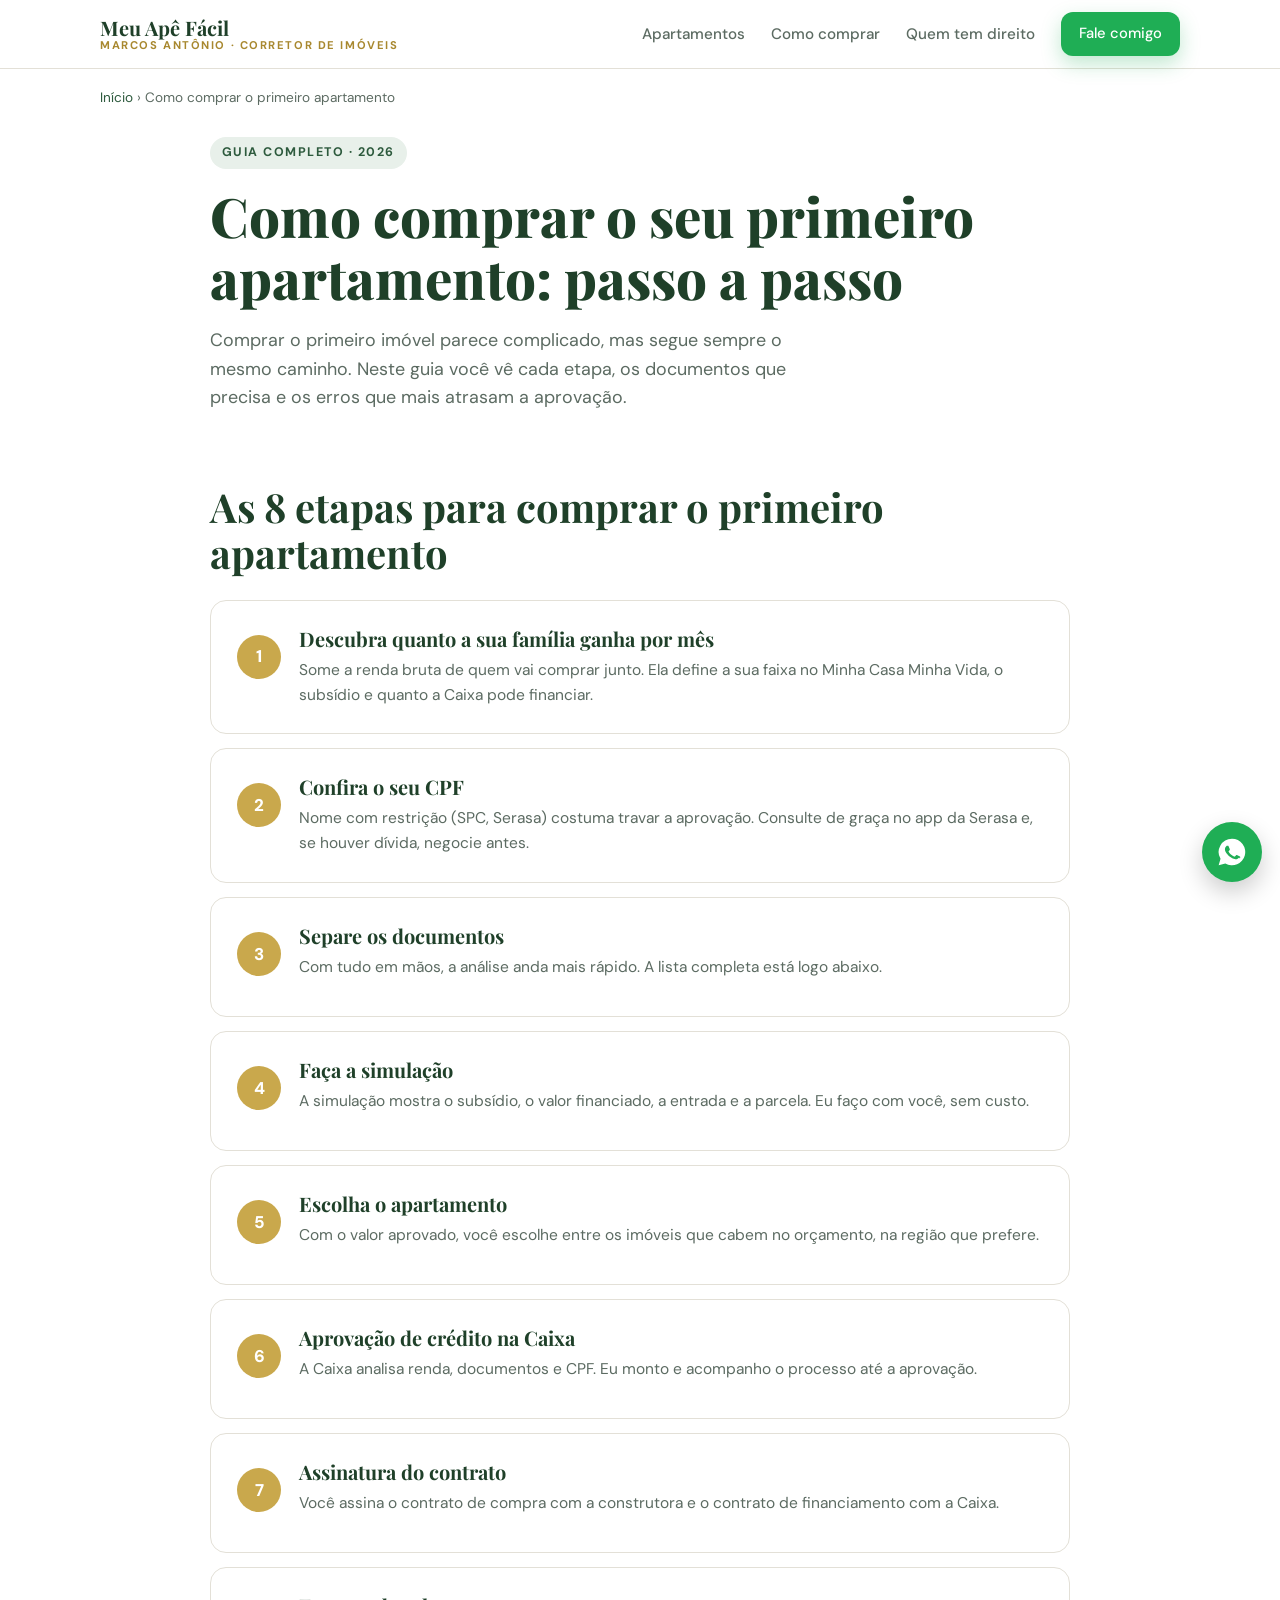
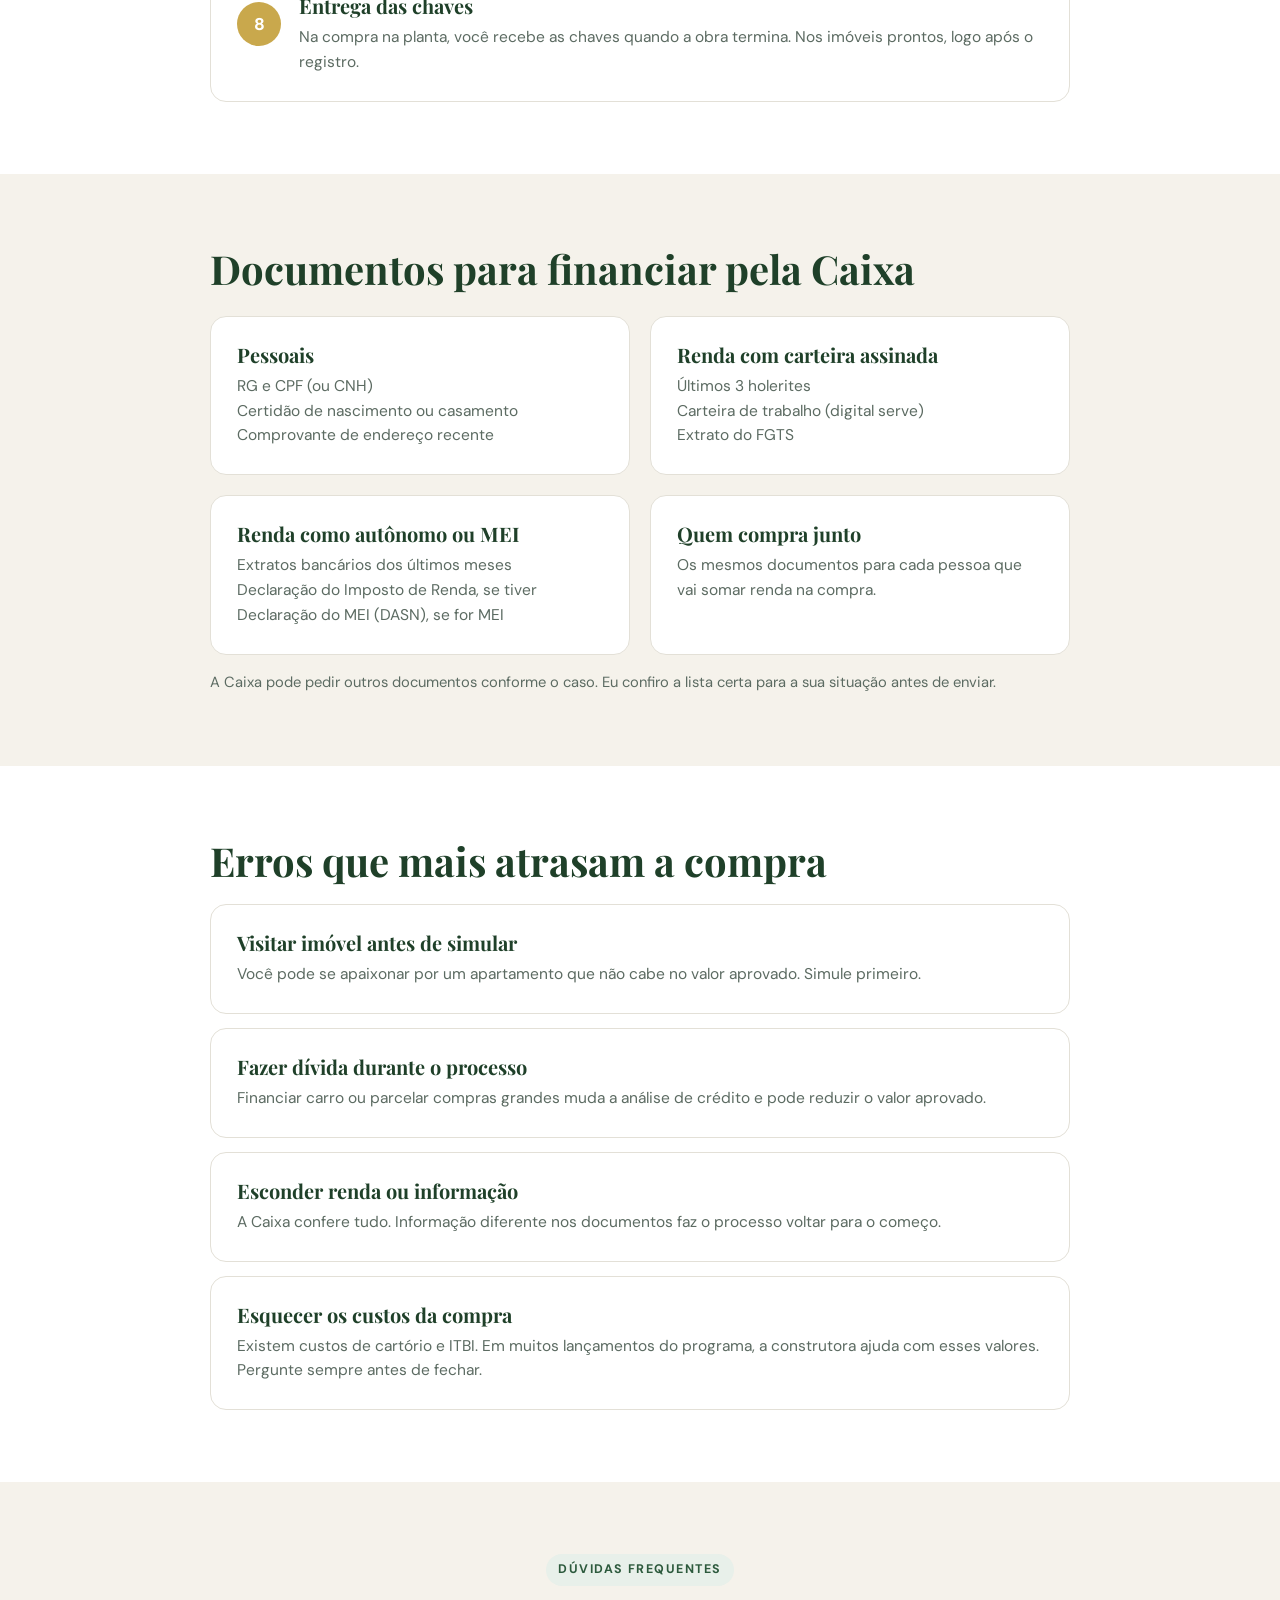
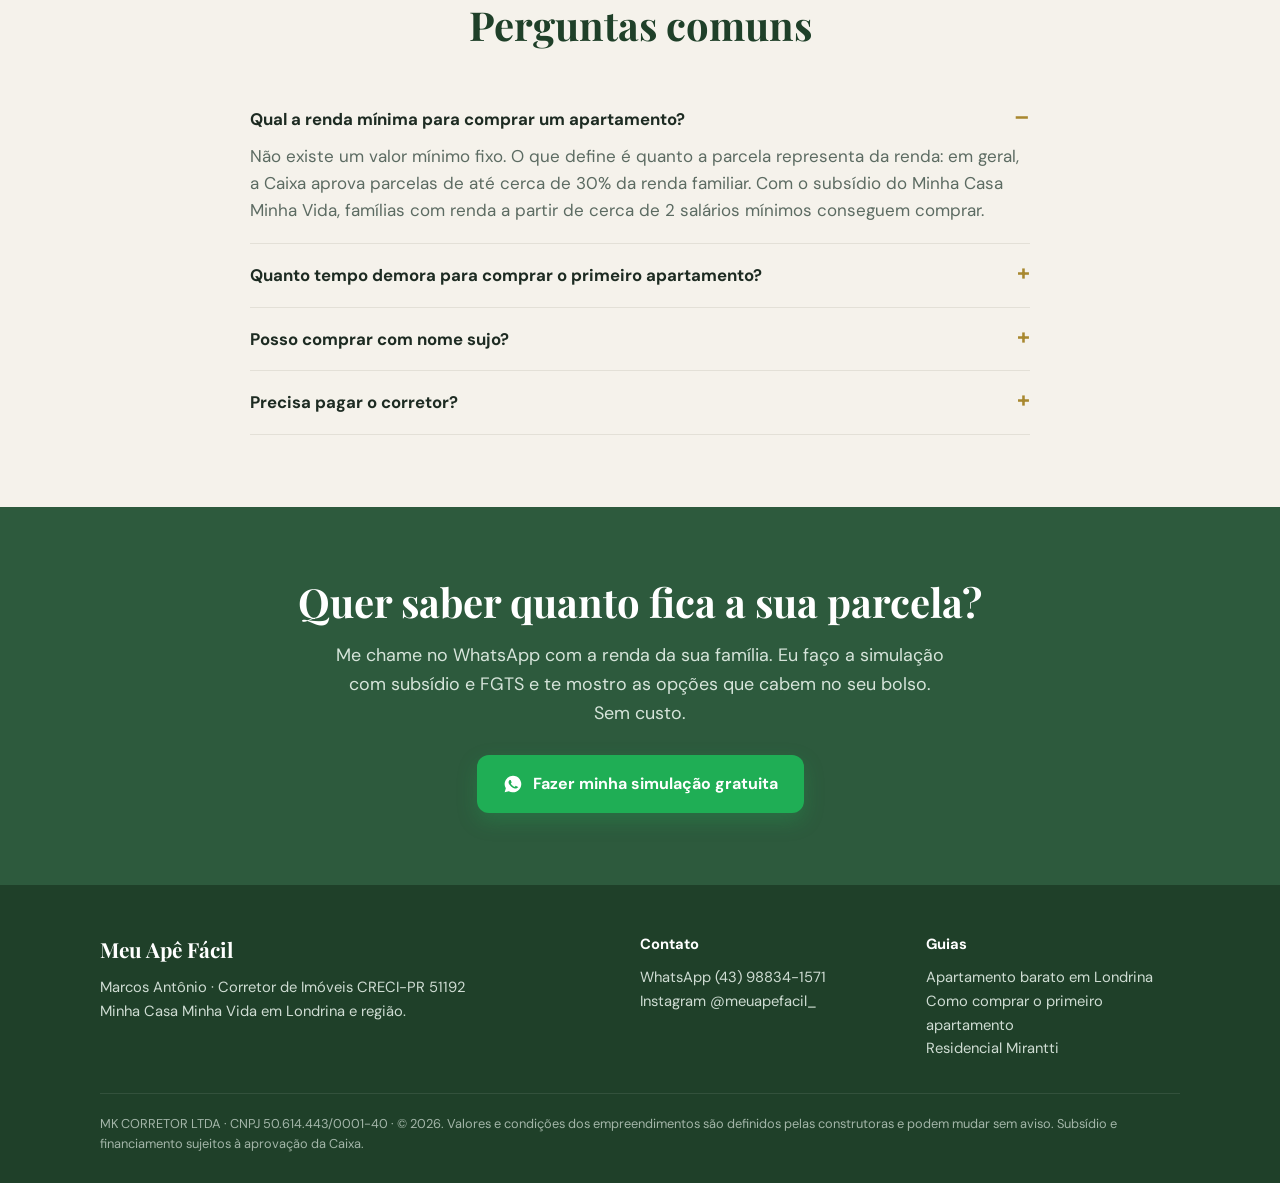
<file: como-comprar-primeiro-apartamento/index.html>
<!DOCTYPE html>
<html lang="pt-BR">
<head>
<meta charset="utf-8">
<meta name="viewport" content="width=device-width, initial-scale=1">
<title>Como comprar o primeiro apartamento: passo a passo e documentos (2026) | Meu Apê Fácil</title>
<meta name="description" content="Guia simples para comprar o primeiro apartamento: as 8 etapas, os documentos para financiar pela Caixa, como usar o FGTS e os erros que atrasam a aprovação.">
<link rel="canonical" href="https://meuapefacil.imb.br/como-comprar-primeiro-apartamento/">
<meta name="robots" content="index, follow">
<meta name="theme-color" content="#2d5a3d">
<meta property="og:type" content="article">
<meta property="og:locale" content="pt_BR">
<meta property="og:site_name" content="Meu Apê Fácil">
<meta property="og:title" content="Como comprar o primeiro apartamento: passo a passo e documentos (2026) | Meu Apê Fácil">
<meta property="og:description" content="Guia simples para comprar o primeiro apartamento: as 8 etapas, os documentos para financiar pela Caixa, como usar o FGTS e os erros que atrasam a aprovação.">
<meta property="og:url" content="https://meuapefacil.imb.br/como-comprar-primeiro-apartamento/">
<meta property="og:image" content="https://meuapefacil.imb.br/assets/og.jpg">
<link rel="icon" href="../assets/favicon.svg" type="image/svg+xml">
<link rel="preconnect" href="https://fonts.googleapis.com">
<link rel="preconnect" href="https://fonts.gstatic.com" crossorigin>
<link href="https://fonts.googleapis.com/css2?family=DM+Sans:wght@400;500;700&family=Playfair+Display:wght@700;800&display=swap" rel="stylesheet">
<link rel="stylesheet" href="../assets/style.css">
<script type="application/ld+json">{"@context": "https://schema.org", "@type": "BreadcrumbList", "itemListElement": [{"@type": "ListItem", "position": 1, "name": "Início", "item": "https://meuapefacil.imb.br/"}, {"@type": "ListItem", "position": 2, "name": "Como comprar o primeiro apartamento", "item": "https://meuapefacil.imb.br/como-comprar-primeiro-apartamento/"}]}</script>
<script type="application/ld+json">{"@context": "https://schema.org", "@type": "FAQPage", "mainEntity": [{"@type": "Question", "name": "Qual a renda mínima para comprar um apartamento?", "acceptedAnswer": {"@type": "Answer", "text": "Não existe um valor mínimo fixo. O que define é quanto a parcela representa da renda: em geral, a Caixa aprova parcelas de até cerca de 30% da renda familiar. Com o subsídio do Minha Casa Minha Vida, famílias com renda a partir de cerca de 2 salários mínimos conseguem comprar."}}, {"@type": "Question", "name": "Quanto tempo demora para comprar o primeiro apartamento?", "acceptedAnswer": {"@type": "Answer", "text": "Com a documentação organizada, a aprovação na Caixa costuma levar algumas semanas. Na compra na planta, a entrega das chaves acontece quando a obra termina."}}, {"@type": "Question", "name": "Posso comprar com nome sujo?", "acceptedAnswer": {"@type": "Answer", "text": "Com restrição no CPF, a Caixa normalmente não aprova o financiamento. O caminho é negociar a dívida e esperar a baixa no sistema antes de dar entrada no processo."}}, {"@type": "Question", "name": "Precisa pagar o corretor?", "acceptedAnswer": {"@type": "Answer", "text": "Na compra de lançamentos, a comissão do corretor é paga pela construtora. A análise, a simulação e o acompanhamento são gratuitos para o comprador."}}]}</script>
</head>
<body>
<header class="topo"><div class="wrap">
  <a class="marca" href="../"><b>Meu Apê Fácil</b><small>Marcos Antônio · Corretor de Imóveis</small></a>
  <nav class="menu">
    <a href="../apartamento-barato-londrina/">Apartamentos</a>
    <a href="../como-comprar-primeiro-apartamento/">Como comprar</a>
    <a href="../#faixas">Quem tem direito</a>
    <a class="btn btn-wa" data-origem="topo_como-comprar-primeiro-apartamento" data-wa="Olá Marcos! Li o guia de como comprar o primeiro apartamento e quero ajuda com o meu caso.">Fale comigo</a>
  </nav>
</div></header>
<main>
<div class="wrap migalha"><a href="../">Início</a> › Como comprar o primeiro apartamento</div>

<section style="padding-top:28px">
 <div class="wrap" style="max-width:900px">
  <span class="tag">Guia completo · 2026</span>
  <h1>Como comprar o seu primeiro apartamento: passo a passo</h1>
  <p class="lead" style="margin-top:16px">Comprar o primeiro imóvel parece complicado, mas segue sempre o mesmo caminho. Neste guia você vê cada etapa, os documentos que precisa e os erros que mais atrasam a aprovação.</p>
 </div>
</section>
<section style="padding-top:0">
 <div class="wrap" style="max-width:900px">
  <h2>As 8 etapas para comprar o primeiro apartamento</h2>
  <div class="grid" style="margin-top:24px;gap:14px"><div class="card" style="display:flex;gap:18px;align-items:flex-start"><div class="passo"><div class="n">1</div></div><div><h3>Descubra quanto a sua família ganha por mês</h3><p>Some a renda bruta de quem vai comprar junto. Ela define a sua faixa no Minha Casa Minha Vida, o subsídio e quanto a Caixa pode financiar.</p></div></div><div class="card" style="display:flex;gap:18px;align-items:flex-start"><div class="passo"><div class="n">2</div></div><div><h3>Confira o seu CPF</h3><p>Nome com restrição (SPC, Serasa) costuma travar a aprovação. Consulte de graça no app da Serasa e, se houver dívida, negocie antes.</p></div></div><div class="card" style="display:flex;gap:18px;align-items:flex-start"><div class="passo"><div class="n">3</div></div><div><h3>Separe os documentos</h3><p>Com tudo em mãos, a análise anda mais rápido. A lista completa está logo abaixo.</p></div></div><div class="card" style="display:flex;gap:18px;align-items:flex-start"><div class="passo"><div class="n">4</div></div><div><h3>Faça a simulação</h3><p>A simulação mostra o subsídio, o valor financiado, a entrada e a parcela. Eu faço com você, sem custo.</p></div></div><div class="card" style="display:flex;gap:18px;align-items:flex-start"><div class="passo"><div class="n">5</div></div><div><h3>Escolha o apartamento</h3><p>Com o valor aprovado, você escolhe entre os imóveis que cabem no orçamento, na região que prefere.</p></div></div><div class="card" style="display:flex;gap:18px;align-items:flex-start"><div class="passo"><div class="n">6</div></div><div><h3>Aprovação de crédito na Caixa</h3><p>A Caixa analisa renda, documentos e CPF. Eu monto e acompanho o processo até a aprovação.</p></div></div><div class="card" style="display:flex;gap:18px;align-items:flex-start"><div class="passo"><div class="n">7</div></div><div><h3>Assinatura do contrato</h3><p>Você assina o contrato de compra com a construtora e o contrato de financiamento com a Caixa.</p></div></div><div class="card" style="display:flex;gap:18px;align-items:flex-start"><div class="passo"><div class="n">8</div></div><div><h3>Entrega das chaves</h3><p>Na compra na planta, você recebe as chaves quando a obra termina. Nos imóveis prontos, logo após o registro.</p></div></div></div>
 </div>
</section>
<section style="background:var(--creme)">
 <div class="wrap" style="max-width:900px">
  <h2>Documentos para financiar pela Caixa</h2>
  <div class="grid g2" style="margin-top:24px">
   <div class="card"><h3>Pessoais</h3><p>RG e CPF (ou CNH)<br>Certidão de nascimento ou casamento<br>Comprovante de endereço recente</p></div>
   <div class="card"><h3>Renda com carteira assinada</h3><p>Últimos 3 holerites<br>Carteira de trabalho (digital serve)<br>Extrato do FGTS</p></div>
   <div class="card"><h3>Renda como autônomo ou MEI</h3><p>Extratos bancários dos últimos meses<br>Declaração do Imposto de Renda, se tiver<br>Declaração do MEI (DASN), se for MEI</p></div>
   <div class="card"><h3>Quem compra junto</h3><p>Os mesmos documentos para cada pessoa que vai somar renda na compra.</p></div>
  </div>
  <p style="margin-top:16px;color:var(--cinza);font-size:.92rem">A Caixa pode pedir outros documentos conforme o caso. Eu confiro a lista certa para a sua situação antes de enviar.</p>
 </div>
</section>
<section>
 <div class="wrap" style="max-width:900px">
  <h2>Erros que mais atrasam a compra</h2>
  <div class="grid" style="margin-top:20px;gap:14px">
   <div class="card"><h3>Visitar imóvel antes de simular</h3><p>Você pode se apaixonar por um apartamento que não cabe no valor aprovado. Simule primeiro.</p></div>
   <div class="card"><h3>Fazer dívida durante o processo</h3><p>Financiar carro ou parcelar compras grandes muda a análise de crédito e pode reduzir o valor aprovado.</p></div>
   <div class="card"><h3>Esconder renda ou informação</h3><p>A Caixa confere tudo. Informação diferente nos documentos faz o processo voltar para o começo.</p></div>
   <div class="card"><h3>Esquecer os custos da compra</h3><p>Existem custos de cartório e ITBI. Em muitos lançamentos do programa, a construtora ajuda com esses valores. Pergunte sempre antes de fechar.</p></div>
  </div>
 </div>
</section>

<section style="background:var(--creme)"><div class="wrap" style="max-width:820px"><div class="cabeca center"><span class="tag">Dúvidas frequentes</span><h2>Perguntas comuns</h2></div><div class="faq"><details open><summary>Qual a renda mínima para comprar um apartamento?</summary><p>Não existe um valor mínimo fixo. O que define é quanto a parcela representa da renda: em geral, a Caixa aprova parcelas de até cerca de 30% da renda familiar. Com o subsídio do Minha Casa Minha Vida, famílias com renda a partir de cerca de 2 salários mínimos conseguem comprar.</p></details><details><summary>Quanto tempo demora para comprar o primeiro apartamento?</summary><p>Com a documentação organizada, a aprovação na Caixa costuma levar algumas semanas. Na compra na planta, a entrega das chaves acontece quando a obra termina.</p></details><details><summary>Posso comprar com nome sujo?</summary><p>Com restrição no CPF, a Caixa normalmente não aprova o financiamento. O caminho é negociar a dívida e esperar a baixa no sistema antes de dar entrada no processo.</p></details><details><summary>Precisa pagar o corretor?</summary><p>Na compra de lançamentos, a comissão do corretor é paga pela construtora. A análise, a simulação e o acompanhamento são gratuitos para o comprador.</p></details></div></div></section>
<section class="bloco-verde"><div class="wrap center">
  <h2>Quer saber quanto fica a sua parcela?</h2>
  <p class="lead" style="margin:16px auto 28px">Me chame no WhatsApp com a renda da sua família. Eu faço a simulação com subsídio e FGTS e te mostro as opções que cabem no seu bolso. Sem custo.</p>
  <a class="btn btn-wa" data-origem="cta_como-comprar-primeiro-apartamento" data-wa="Olá Marcos! Li o guia de como comprar o primeiro apartamento e quero ajuda com o meu caso."><svg viewBox="0 0 24 24" fill="currentColor"><path d="M12 2a10 10 0 0 0-8.6 15.1L2 22l5-1.3A10 10 0 1 0 12 2zm5.3 14.2c-.2.6-1.3 1.2-1.8 1.2-.5.1-1 .2-3.3-.7a11.6 11.6 0 0 1-4.5-4c-.3-.5-1-1.5-1-2.8s.7-2 1-2.3c.2-.3.5-.3.7-.3h.5c.2 0 .4 0 .6.5l.8 2c.1.2.1.4 0 .5l-.3.5-.4.4c-.1.2-.3.3-.1.6.2.3.8 1.3 1.7 2.1 1.2 1 2.1 1.4 2.4 1.5.3.2.5.1.6 0l.9-1c.2-.3.4-.2.6-.1l1.9.9c.3.1.5.2.5.3.1.2.1.7-.1 1.3z"/></svg> Fazer minha simulação gratuita</a>
</div></section>
</main>
<footer><div class="wrap">
  <div><b style="font-family:'Playfair Display',serif;font-size:1.3rem">Meu Apê Fácil</b>
  <p style="margin-top:10px">Marcos Antônio · Corretor de Imóveis CRECI-PR 51192<br>Minha Casa Minha Vida em Londrina e região.</p></div>
  <div><b>Contato</b><p style="margin-top:10px"><a data-origem="rodape_como-comprar-primeiro-apartamento" data-wa="Olá Marcos! Vim pelo site.">WhatsApp (43) 98834-1571</a><br><a href="https://www.instagram.com/meuapefacil_/" target="_blank" rel="noopener">Instagram @meuapefacil_</a></p></div>
  <div><b>Guias</b><p style="margin-top:10px"><a href="../apartamento-barato-londrina/">Apartamento barato em Londrina</a><br><a href="../como-comprar-primeiro-apartamento/">Como comprar o primeiro apartamento</a><br><a href="../residencial-mirantti/">Residencial Mirantti</a></p></div>
  <p class="legal">MK CORRETOR LTDA · CNPJ 50.614.443/0001-40 · © <span id="ano">2026</span>. Valores e condições dos empreendimentos são definidos pelas construtoras e podem mudar sem aviso. Subsídio e financiamento sujeitos à aprovação da Caixa.</p>
</div></footer>
<a class="wa-flut" aria-label="Falar no WhatsApp" data-origem="flutuante_como-comprar-primeiro-apartamento" data-wa="Olá Marcos! Li o guia de como comprar o primeiro apartamento e quero ajuda com o meu caso."><svg viewBox="0 0 24 24" fill="currentColor"><path d="M12 2a10 10 0 0 0-8.6 15.1L2 22l5-1.3A10 10 0 1 0 12 2zm5.3 14.2c-.2.6-1.3 1.2-1.8 1.2-.5.1-1 .2-3.3-.7a11.6 11.6 0 0 1-4.5-4c-.3-.5-1-1.5-1-2.8s.7-2 1-2.3c.2-.3.5-.3.7-.3h.5c.2 0 .4 0 .6.5l.8 2c.1.2.1.4 0 .5l-.3.5-.4.4c-.1.2-.3.3-.1.6.2.3.8 1.3 1.7 2.1 1.2 1 2.1 1.4 2.4 1.5.3.2.5.1.6 0l.9-1c.2-.3.4-.2.6-.1l1.9.9c.3.1.5.2.5.3.1.2.1.7-.1 1.3z"/></svg></a>
<script src="../assets/app.js" defer></script>
</body>
</html>
</file>
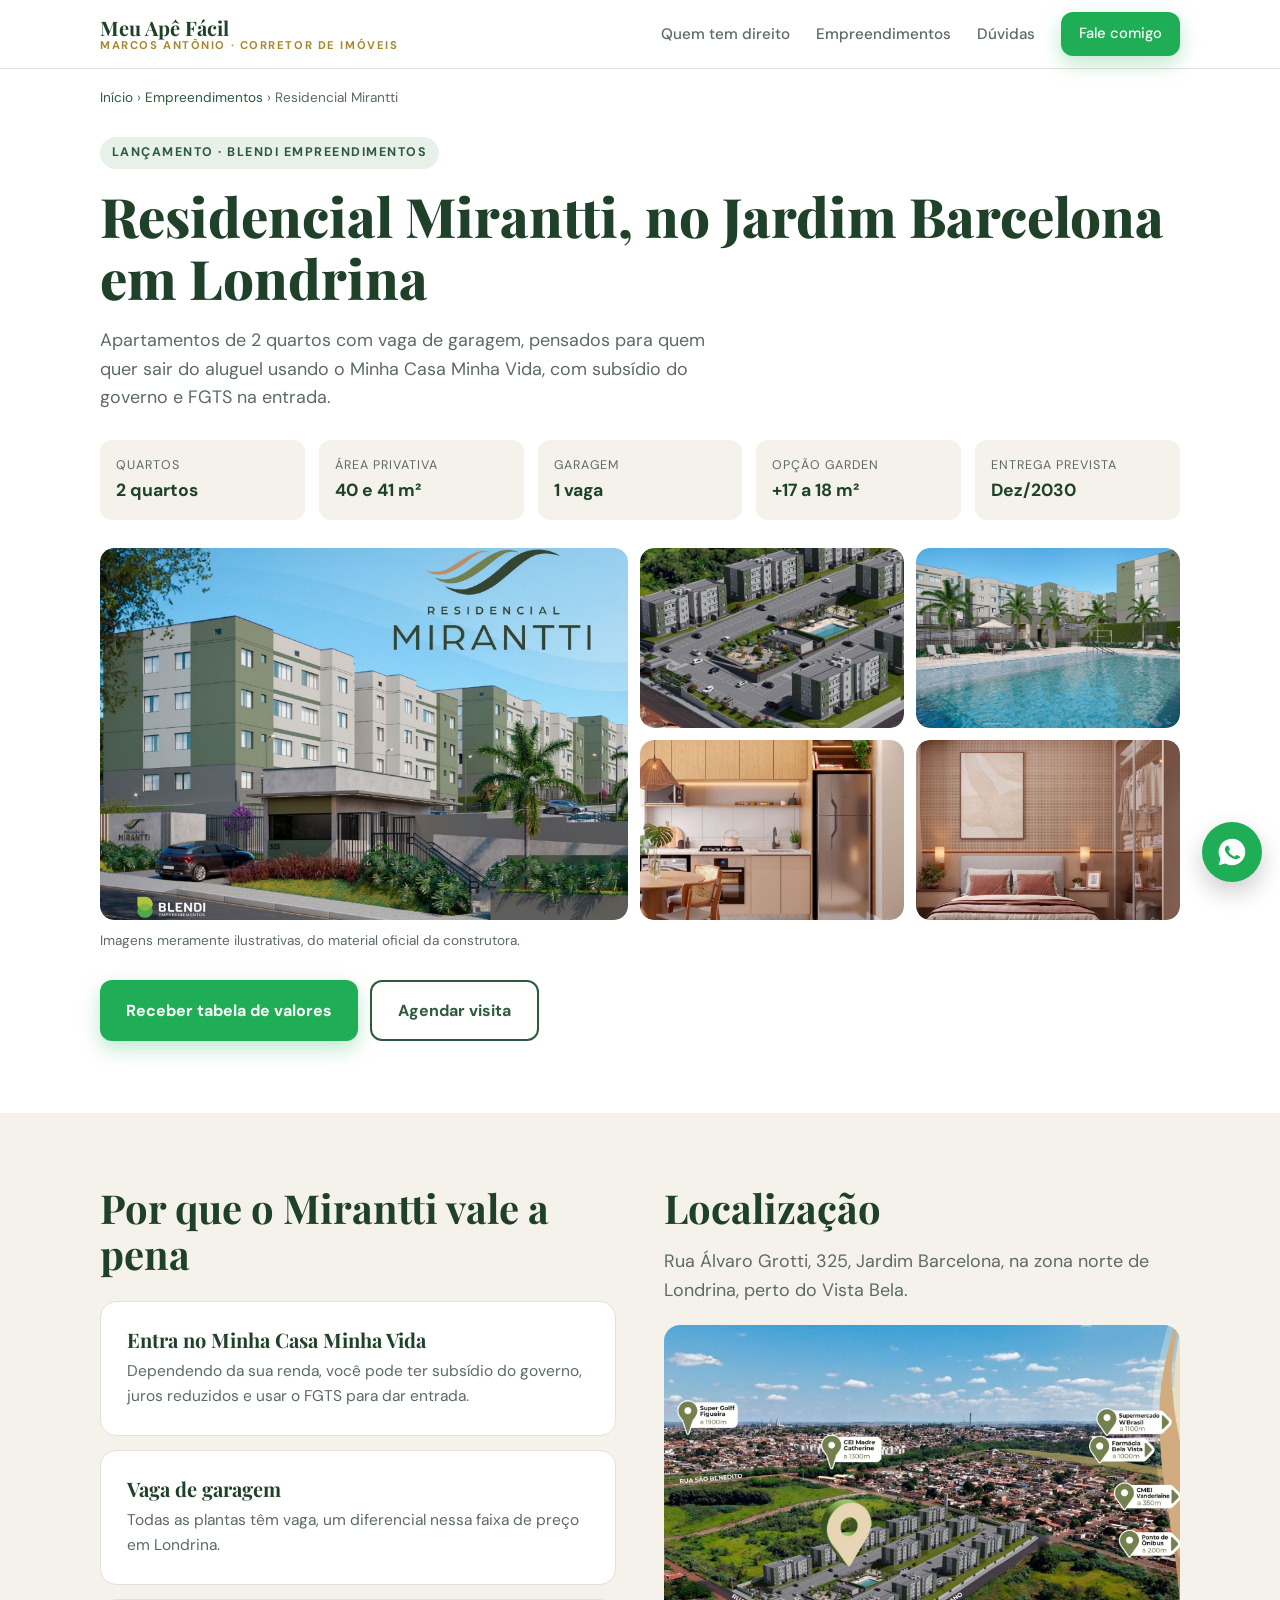
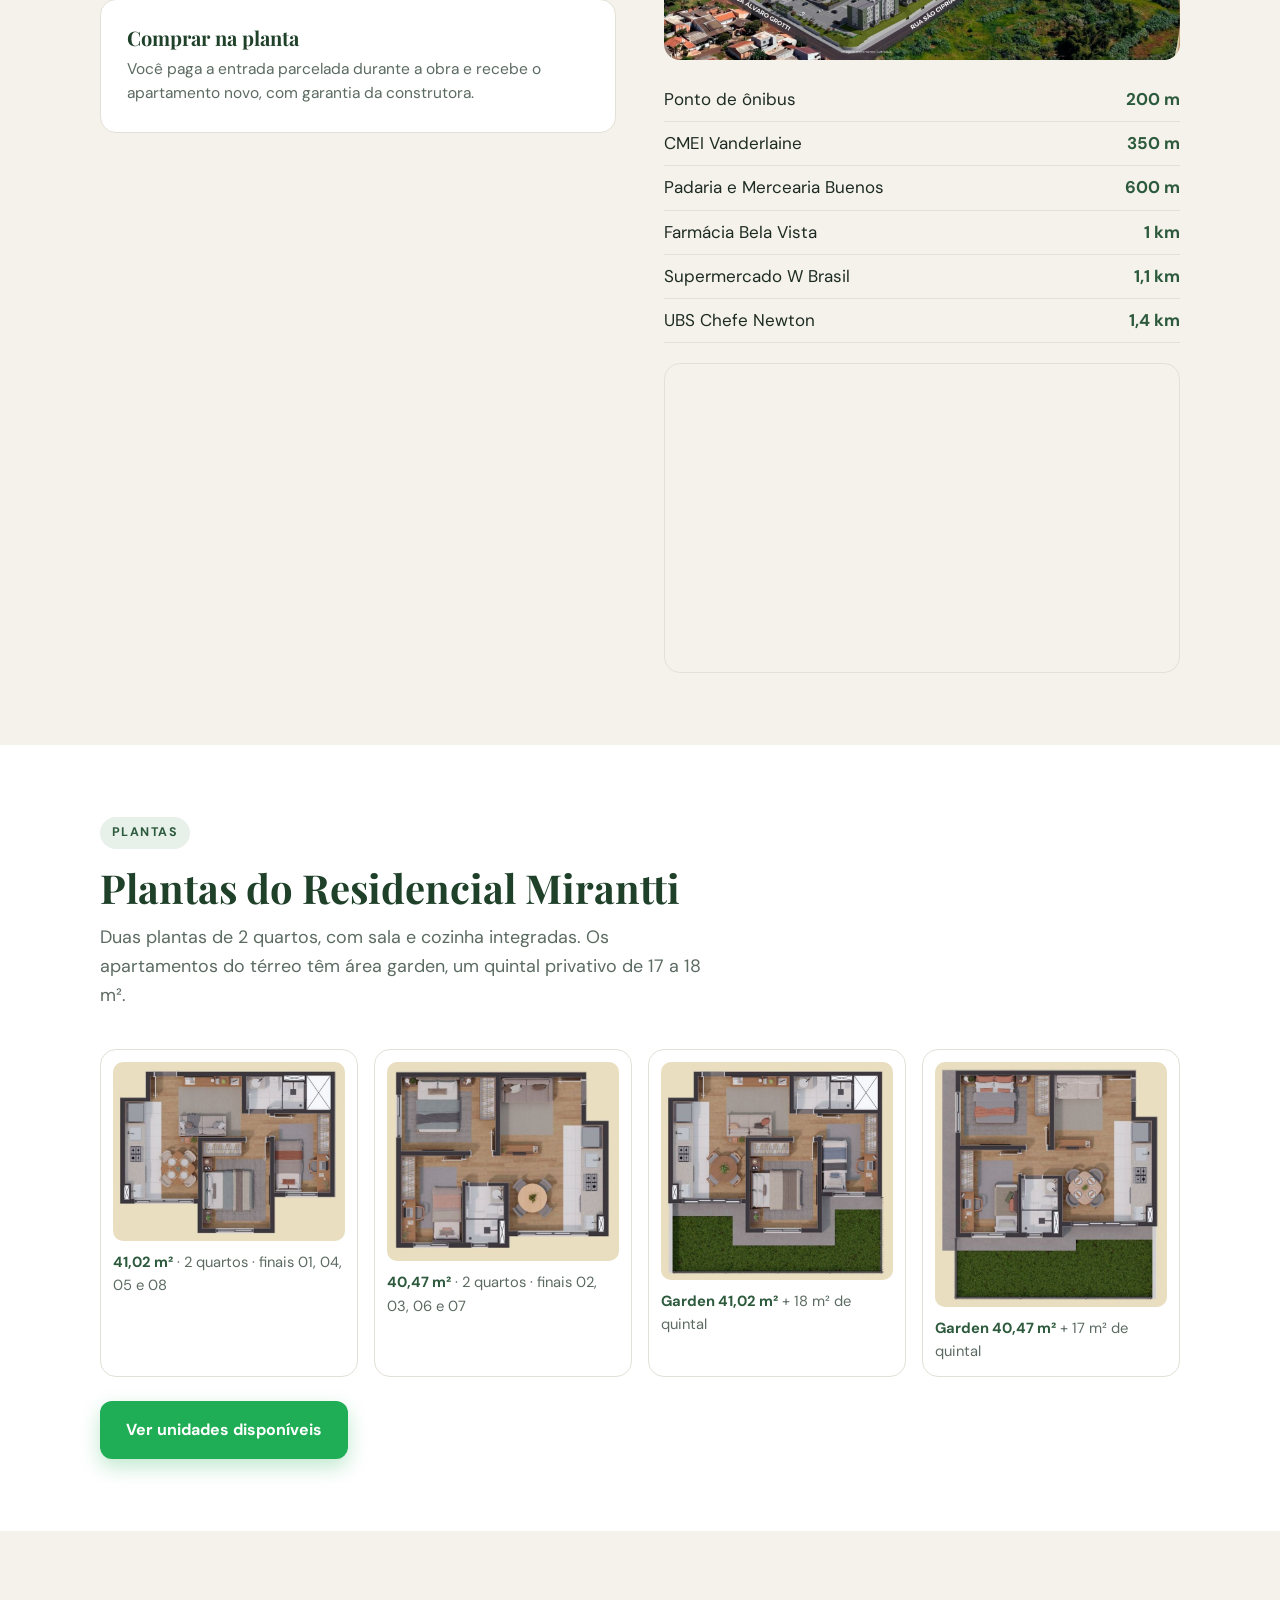
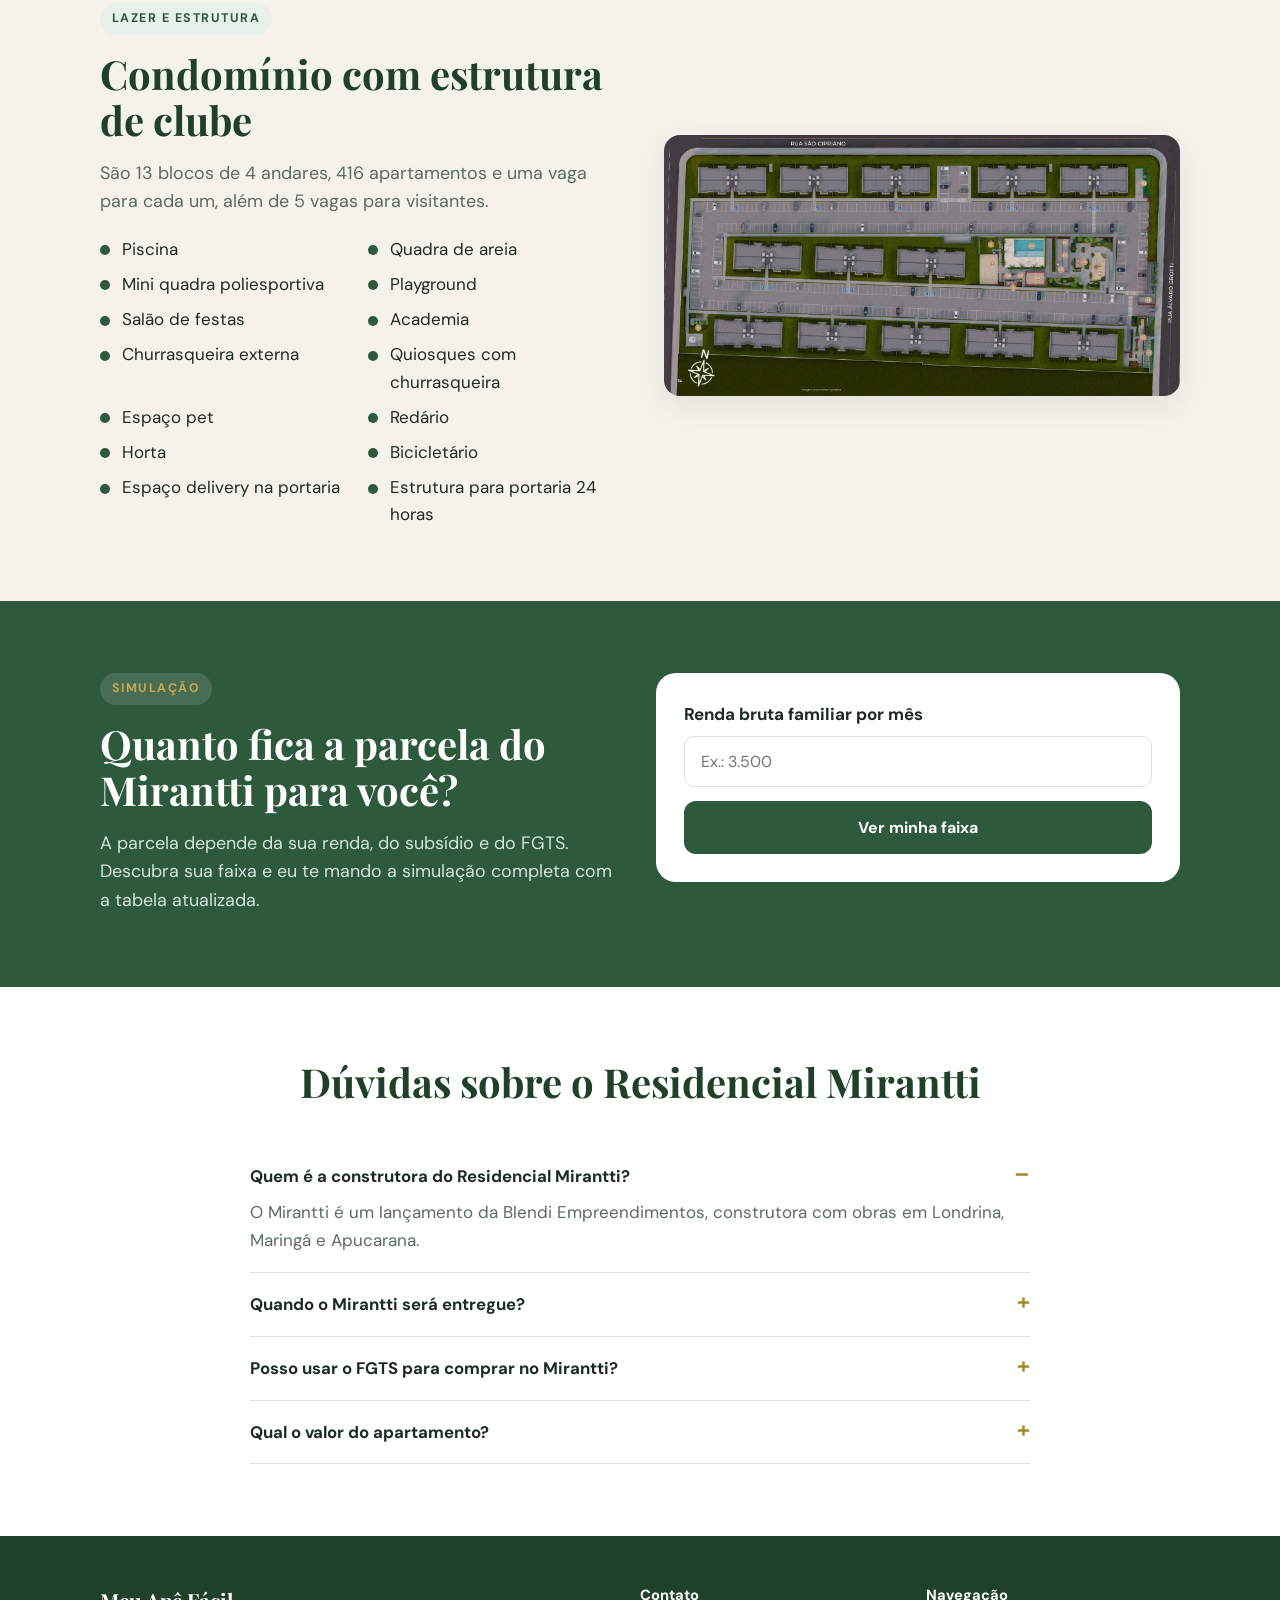
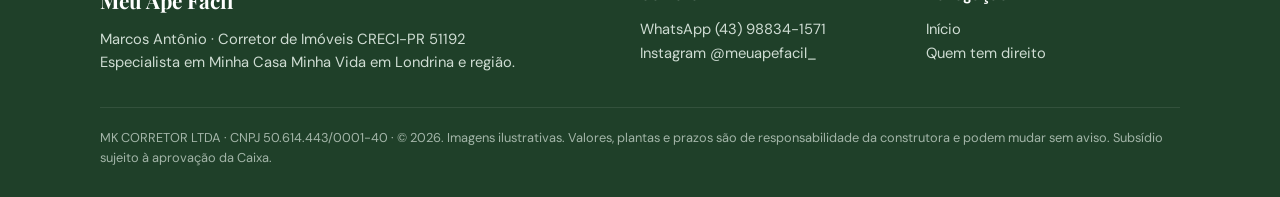
<file: residencial-mirantti/index.html>
<!DOCTYPE html>
<html lang="pt-BR">
<head>
<meta charset="utf-8">
<meta name="viewport" content="width=device-width, initial-scale=1">
<title>Residencial Mirantti – Jardim Barcelona, Londrina | Minha Casa Minha Vida</title>
<meta name="description" content="Residencial Mirantti (Blendi) no Jardim Barcelona, Londrina: apartamentos de 2 quartos, 40 e 41 m², com vaga. Minha Casa Minha Vida com subsídio e FGTS. Peça a tabela e a simulação.">
<link rel="canonical" href="https://meuapefacil.imb.br/residencial-mirantti/">
<meta name="robots" content="index, follow">
<meta name="theme-color" content="#2d5a3d">
<meta property="og:type" content="website">
<meta property="og:locale" content="pt_BR">
<meta property="og:title" content="Residencial Mirantti – Jardim Barcelona, Londrina">
<meta property="og:description" content="2 quartos, 40 e 41 m², com vaga. Condições Minha Casa Minha Vida. Receba a tabela pelo WhatsApp.">
<meta property="og:url" content="https://meuapefacil.imb.br/residencial-mirantti/">
<meta property="og:image" content="https://meuapefacil.imb.br/assets/mirantti-capa.jpg">
<link rel="icon" href="../assets/favicon.svg" type="image/svg+xml">
<link rel="preconnect" href="https://fonts.googleapis.com">
<link rel="preconnect" href="https://fonts.gstatic.com" crossorigin>
<link href="https://fonts.googleapis.com/css2?family=DM+Sans:wght@400;500;700&family=Playfair+Display:wght@700;800&display=swap" rel="stylesheet">
<link rel="stylesheet" href="../assets/style.css">
<script type="application/ld+json">
{
  "@context":"https://schema.org",
  "@type":"ApartmentComplex",
  "name":"Residencial Mirantti",
  "description":"Lançamento da Blendi no Jardim Barcelona, Londrina, com apartamentos de 2 quartos de 40 e 41 m² e vaga de garagem, enquadrado no Minha Casa Minha Vida.",
  "url":"https://meuapefacil.imb.br/residencial-mirantti/",
  "numberOfBedrooms":2,
  "address":{"@type":"PostalAddress","streetAddress":"Rua Álvaro Grotti","addressLocality":"Londrina","addressRegion":"PR","addressCountry":"BR"},
  "containedInPlace":{"@type":"Place","name":"Jardim Barcelona, Londrina"}
}
</script>
<script type="application/ld+json">
{
  "@context":"https://schema.org",
  "@type":"BreadcrumbList",
  "itemListElement":[
    {"@type":"ListItem","position":1,"name":"Início","item":"https://meuapefacil.imb.br/"},
    {"@type":"ListItem","position":2,"name":"Residencial Mirantti","item":"https://meuapefacil.imb.br/residencial-mirantti/"}
  ]
}
</script>
</head>
<body>

<header class="topo">
  <div class="wrap">
    <a class="marca" href="../"><b>Meu Apê Fácil</b><small>Marcos Antônio · Corretor de Imóveis</small></a>
    <nav class="menu">
      <a href="../#faixas">Quem tem direito</a>
      <a href="../#empreendimentos">Empreendimentos</a>
      <a href="../#duvidas">Dúvidas</a>
      <a class="btn btn-wa" data-origem="topo_mirantti" data-wa="Olá Marcos! Quero saber mais sobre o Residencial Mirantti.">Fale comigo</a>
    </nav>
  </div>
</header>

<main>
<div class="wrap migalha"><a href="../">Início</a> › <a href="../#empreendimentos">Empreendimentos</a> › Residencial Mirantti</div>

<section style="padding-top:28px">
  <div class="wrap">
    <span class="tag">Lançamento · Blendi Empreendimentos</span>
    <h1>Residencial Mirantti, no Jardim Barcelona em Londrina</h1>
    <p class="lead" style="margin-top:16px">Apartamentos de 2 quartos com vaga de garagem, pensados para quem quer sair do aluguel usando o Minha Casa Minha Vida, com subsídio do governo e FGTS na entrada.</p>

    <div class="ficha">
      <div><small>Quartos</small><b>2 quartos</b></div>
      <div><small>Área privativa</small><b>40 e 41 m²</b></div>
      <div><small>Garagem</small><b>1 vaga</b></div>
      <div><small>Opção garden</small><b>+17 a 18 m²</b></div>
      <div><small>Entrega prevista</small><b>Dez/2030</b></div>
    </div>

    <div class="galeria">
      <div class="ph"><img src="../assets/mirantti-capa.jpg" alt="Fachada e portaria do Residencial Mirantti, Blendi Empreendimentos, Londrina" width="1600" height="1324"></div>
      <div class="ph"><img src="../assets/mirantti-2.jpg" alt="Vista aérea do Residencial Mirantti com piscina, quadra e playground" loading="lazy" width="1600" height="909"></div>
      <div class="ph"><img src="../assets/mirantti-3.jpg" alt="Piscina do Residencial Mirantti" loading="lazy" width="1600" height="898"></div>
      <div class="ph"><img src="../assets/mirantti-4.jpg" alt="Cozinha do apartamento decorado do Residencial Mirantti" loading="lazy" width="928" height="1066"></div>
      <div class="ph"><img src="../assets/mirantti-5.jpg" alt="Quarto de casal do apartamento decorado do Residencial Mirantti" loading="lazy" width="928" height="1066"></div>
    </div>
    <p style="margin-top:10px;color:var(--cinza);font-size:.85rem">Imagens meramente ilustrativas, do material oficial da construtora.</p>

    <div style="display:flex;gap:12px;flex-wrap:wrap;margin-top:28px">
      <a class="btn btn-wa" data-origem="mirantti_tabela" data-wa="Olá Marcos! Quero a tabela de valores atualizada do Residencial Mirantti.">Receber tabela de valores</a>
      <a class="btn btn-borda" data-origem="mirantti_visita" data-wa="Olá Marcos! Quero agendar uma visita ao decorado do Residencial Mirantti.">Agendar visita</a>
    </div>
  </div>
</section>

<section style="background:var(--creme)">
  <div class="wrap grid g2" style="gap:48px;align-items:start">
    <div>
      <h2>Por que o Mirantti vale a pena</h2>
      <div class="grid" style="margin-top:24px;gap:14px">
        <div class="card"><h3>Entra no Minha Casa Minha Vida</h3><p>Dependendo da sua renda, você pode ter subsídio do governo, juros reduzidos e usar o FGTS para dar entrada.</p></div>
        <div class="card"><h3>Vaga de garagem</h3><p>Todas as plantas têm vaga, um diferencial nessa faixa de preço em Londrina.</p></div>
        <div class="card"><h3>Comprar na planta</h3><p>Você paga a entrada parcelada durante a obra e recebe o apartamento novo, com garantia da construtora.</p></div>
      </div>
    </div>
    <div>
      <h2>Localização</h2>
      <p class="lead" style="margin-top:16px">Rua Álvaro Grotti, 325, Jardim Barcelona, na zona norte de Londrina, perto do Vista Bela.</p>
      <img src="../assets/mirantti-localizacao.jpg" alt="Vista aérea da localização do Residencial Mirantti, entre a Rua Álvaro Grotti e a Rua São Cipriano" loading="lazy" width="1600" height="1040" style="margin-top:20px;border-radius:16px;width:100%;height:auto">
      <ul class="perto">
        <li><span>Ponto de ônibus</span><b>200 m</b></li>
        <li><span>CMEI Vanderlaine</span><b>350 m</b></li>
        <li><span>Padaria e Mercearia Buenos</span><b>600 m</b></li>
        <li><span>Farmácia Bela Vista</span><b>1 km</b></li>
        <li><span>Supermercado W Brasil</span><b>1,1 km</b></li>
        <li><span>UBS Chefe Newton</span><b>1,4 km</b></li>
      </ul>
      <div style="margin-top:20px;border-radius:16px;overflow:hidden;border:1px solid var(--linha)">
        <iframe title="Mapa do Residencial Mirantti" src="https://www.google.com/maps?q=Rua+%C3%81lvaro+Grotti,+Jardim+Barcelona,+Londrina+PR&output=embed" width="100%" height="300" style="border:0" loading="lazy" referrerpolicy="no-referrer-when-downgrade"></iframe>
      </div>
    </div>
  </div>
</section>

<section>
  <div class="wrap">
    <div class="cabeca"><span class="tag">Plantas</span><h2>Plantas do Residencial Mirantti</h2>
    <p class="lead">Duas plantas de 2 quartos, com sala e cozinha integradas. Os apartamentos do térreo têm área garden, um quintal privativo de 17 a 18 m².</p></div>
    <div class="plantas">
      <figure><img src="../assets/mirantti-planta-41.jpg" alt="Planta do apartamento de 41,02 m² com 2 quartos no Residencial Mirantti" loading="lazy" width="780" height="600"><figcaption><b>41,02 m²</b> · 2 quartos · finais 01, 04, 05 e 08</figcaption></figure>
      <figure><img src="../assets/mirantti-planta-40.jpg" alt="Planta do apartamento de 40,47 m² com 2 quartos no Residencial Mirantti" loading="lazy" width="700" height="600"><figcaption><b>40,47 m²</b> · 2 quartos · finais 02, 03, 06 e 07</figcaption></figure>
      <figure><img src="../assets/mirantti-garden-41.jpg" alt="Planta garden de 41,02 m² com quintal de 18 m² no Residencial Mirantti" loading="lazy" width="780" height="730"><figcaption><b>Garden 41,02 m²</b> + 18 m² de quintal</figcaption></figure>
      <figure><img src="../assets/mirantti-garden-40.jpg" alt="Planta garden de 40,47 m² com quintal de 17 m² no Residencial Mirantti" loading="lazy" width="740" height="780"><figcaption><b>Garden 40,47 m²</b> + 17 m² de quintal</figcaption></figure>
    </div>
    <div style="margin-top:24px"><a class="btn btn-wa" data-origem="mirantti_plantas" data-wa="Olá Marcos! Vi as plantas do Residencial Mirantti e quero saber quais unidades estão disponíveis.">Ver unidades disponíveis</a></div>
  </div>
</section>

<section style="background:var(--creme)">
  <div class="wrap grid g2" style="gap:48px;align-items:center">
    <div>
      <span class="tag">Lazer e estrutura</span>
      <h2>Condomínio com estrutura de clube</h2>
      <p class="lead" style="margin-top:16px">São 13 blocos de 4 andares, 416 apartamentos e uma vaga para cada um, além de 5 vagas para visitantes.</p>
      <ul class="lazer">
        <li>Piscina</li><li>Quadra de areia</li><li>Mini quadra poliesportiva</li><li>Playground</li>
        <li>Salão de festas</li><li>Academia</li><li>Churrasqueira externa</li><li>Quiosques com churrasqueira</li>
        <li>Espaço pet</li><li>Redário</li><li>Horta</li><li>Bicicletário</li>
        <li>Espaço delivery na portaria</li><li>Estrutura para portaria 24 horas</li>
      </ul>
    </div>
    <img src="../assets/mirantti-implantacao.jpg" alt="Implantação do Residencial Mirantti com os 13 blocos e a área de lazer" loading="lazy" width="1600" height="808" style="border-radius:16px;width:100%;height:auto;box-shadow:var(--sombra)">
  </div>
</section>

<section class="bloco-verde">
  <div class="wrap">
    <div class="sim">
      <div>
        <span class="tag">Simulação</span>
        <h2>Quanto fica a parcela do Mirantti para você?</h2>
        <p class="lead" style="margin-top:16px">A parcela depende da sua renda, do subsídio e do FGTS. Descubra sua faixa e eu te mando a simulação completa com a tabela atualizada.</p>
      </div>
      <div class="sim-box">
        <form id="sim-form">
          <label for="renda">Renda bruta familiar por mês</label>
          <input id="renda" inputmode="decimal" placeholder="Ex.: 3.500" autocomplete="off">
          <button class="btn btn-verde" style="width:100%;margin-top:14px" type="submit">Ver minha faixa</button>
        </form>
        <div class="resultado" id="sim-res" aria-live="polite"></div>
      </div>
    </div>
  </div>
</section>

<section>
  <div class="wrap" style="max-width:820px">
    <div class="cabeca center"><h2>Dúvidas sobre o Residencial Mirantti</h2></div>
    <div class="faq">
      <details open><summary>Quem é a construtora do Residencial Mirantti?</summary><p>O Mirantti é um lançamento da Blendi Empreendimentos, construtora com obras em Londrina, Maringá e Apucarana.</p></details>
      <details><summary>Quando o Mirantti será entregue?</summary><p>A previsão de entrega é dezembro de 2030. Durante a obra você paga a entrada parcelada, e o financiamento começa a contar com a Caixa.</p></details>
      <details><summary>Posso usar o FGTS para comprar no Mirantti?</summary><p>Sim. O empreendimento é enquadrado no Minha Casa Minha Vida, então você pode usar o FGTS e, conforme a renda, receber subsídio do governo.</p></details>
      <details><summary>Qual o valor do apartamento?</summary><p>Os valores mudam conforme a unidade e a tabela vigente da construtora. Peça a tabela atualizada pelo WhatsApp que eu te envio na hora, já com a simulação para a sua renda.</p></details>
    </div>
  </div>
</section>
</main>

<footer>
  <div class="wrap">
    <div>
      <b style="font-family:'Playfair Display',serif;font-size:1.3rem">Meu Apê Fácil</b>
      <p style="margin-top:10px">Marcos Antônio · Corretor de Imóveis CRECI-PR 51192<br>Especialista em Minha Casa Minha Vida em Londrina e região.</p>
    </div>
    <div>
      <b>Contato</b>
      <p style="margin-top:10px"><a data-origem="rodape_mirantti" data-wa="Olá Marcos! Vim pela página do Mirantti.">WhatsApp (43) 98834-1571</a><br><a href="https://www.instagram.com/meuapefacil_/" target="_blank" rel="noopener">Instagram @meuapefacil_</a></p>
    </div>
    <div>
      <b>Navegação</b>
      <p style="margin-top:10px"><a href="../">Início</a><br><a href="../#faixas">Quem tem direito</a></p>
    </div>
    <p class="legal">MK CORRETOR LTDA · CNPJ 50.614.443/0001-40 · © <span id="ano">2026</span>. Imagens ilustrativas. Valores, plantas e prazos são de responsabilidade da construtora e podem mudar sem aviso. Subsídio sujeito à aprovação da Caixa.</p>
  </div>
</footer>

<a class="wa-flut" aria-label="Falar no WhatsApp" data-origem="flutuante_mirantti" data-wa="Olá Marcos! Quero saber mais sobre o Residencial Mirantti.">
  <svg viewBox="0 0 24 24" fill="currentColor"><path d="M12 2a10 10 0 0 0-8.6 15.1L2 22l5-1.3A10 10 0 1 0 12 2zm5.3 14.2c-.2.6-1.3 1.2-1.8 1.2-.5.1-1 .2-3.3-.7a11.6 11.6 0 0 1-4.5-4c-.3-.5-1-1.5-1-2.8s.7-2 1-2.3c.2-.3.5-.3.7-.3h.5c.2 0 .4 0 .6.5l.8 2c.1.2.1.4 0 .5l-.3.5-.4.4c-.1.2-.3.3-.1.6.2.3.8 1.3 1.7 2.1 1.2 1 2.1 1.4 2.4 1.5.3.2.5.1.6 0l.9-1c.2-.3.4-.2.6-.1l1.9.9c.3.1.5.2.5.3.1.2.1.7-.1 1.3z"/></svg>
</a>

<script src="../assets/app.js" defer></script>
</body>
</html>
</file>
<file: assets/style.css>
/* Meu Apê Fácil — identidade: verde #2d5a3d, dourado #c9a84c, off-white #f5f2eb */
:root{
  --verde:#2d5a3d; --verde-esc:#1f4029; --verde-claro:#e8f0ea;
  --ouro:#c9a84c; --ouro-esc:#a8882f; --creme:#f5f2eb;
  --texto:#1d2b22; --cinza:#5c6b62; --linha:#e3e0d7; --branco:#ffffff;
  --wa:#1fae55;
  --raio:16px; --sombra:0 10px 30px rgba(29,43,34,.08);
  --max:1120px;
}
*{box-sizing:border-box;margin:0;padding:0}
html{scroll-behavior:smooth}
body{font-family:'DM Sans',system-ui,-apple-system,Segoe UI,Roboto,sans-serif;color:var(--texto);background:var(--branco);line-height:1.6;font-size:17px;-webkit-font-smoothing:antialiased}
img{max-width:100%;display:block}
a{color:inherit}
h1,h2,h3{font-family:'Playfair Display',Georgia,serif;line-height:1.15;color:var(--verde-esc)}
h1{font-size:clamp(2.1rem,5vw,3.4rem);font-weight:800}
h2{font-size:clamp(1.7rem,3.6vw,2.5rem);font-weight:700}
h3{font-size:1.25rem;font-weight:700}
.wrap{max-width:var(--max);margin:0 auto;padding:0 20px}
section{padding:72px 0}
.tag{display:inline-block;font-size:.78rem;letter-spacing:.12em;text-transform:uppercase;font-weight:700;color:var(--verde);background:var(--verde-claro);padding:6px 12px;border-radius:99px;margin-bottom:16px}
.lead{font-size:1.12rem;color:var(--cinza);max-width:620px}
.center{text-align:center}.center .lead{margin:0 auto}
.ouro{color:var(--ouro-esc)}

/* Botões */
.btn{display:inline-flex;align-items:center;justify-content:center;gap:10px;font-weight:700;font-size:1rem;padding:16px 26px;border-radius:12px;text-decoration:none;border:0;cursor:pointer;transition:transform .15s,box-shadow .15s,background .15s;font-family:inherit}
.btn:hover{transform:translateY(-2px)}
.btn-wa{background:var(--wa);color:#fff;box-shadow:0 8px 20px rgba(31,174,85,.28)}
.btn-wa:hover{background:#199849}
.btn-verde{background:var(--verde);color:#fff}
.btn-verde:hover{background:var(--verde-esc)}
.btn-borda{background:transparent;border:2px solid var(--verde);color:var(--verde)}
.btn svg{width:20px;height:20px;flex:none}

/* Topo */
.topo{position:sticky;top:0;z-index:50;background:rgba(255,255,255,.94);backdrop-filter:blur(10px);border-bottom:1px solid var(--linha)}
.topo .wrap{display:flex;align-items:center;justify-content:space-between;height:68px}
.marca{text-decoration:none;line-height:1.1}
.marca b{font-family:'Playfair Display',serif;font-size:1.25rem;color:var(--verde-esc)}
.marca small{display:block;font-size:.7rem;letter-spacing:.14em;text-transform:uppercase;color:var(--ouro-esc);font-weight:700}
.menu{display:flex;gap:26px;align-items:center}
.menu a{text-decoration:none;font-weight:500;font-size:.95rem;color:var(--cinza)}
.menu a:hover{color:var(--verde)}
.menu .btn{padding:10px 18px;font-size:.92rem;color:#fff}
@media(max-width:820px){.menu a:not(.btn){display:none}}

/* Hero */
.hero{background:linear-gradient(180deg,var(--creme) 0%,#fff 100%);padding:56px 0 64px}
.hero .wrap{display:grid;grid-template-columns:1.15fr .85fr;gap:48px;align-items:center}
.hero p.lead{margin:20px 0 28px}
.hero .acoes{display:flex;gap:12px;flex-wrap:wrap}
.selos{display:flex;gap:22px;flex-wrap:wrap;margin-top:28px;font-size:.92rem;color:var(--cinza)}
.selos span{display:flex;align-items:center;gap:8px}
.selos svg{width:18px;height:18px;color:var(--verde)}
.foto-hero{position:relative}
.foto-hero img{border-radius:24px;box-shadow:var(--sombra);aspect-ratio:4/5;object-fit:cover;width:100%}
.foto-hero .cartao{position:absolute;left:-18px;bottom:24px;background:#fff;border-radius:14px;padding:14px 18px;box-shadow:var(--sombra);font-size:.88rem;line-height:1.35}
.foto-hero .cartao b{display:block;color:var(--verde-esc);font-size:1rem}
@media(max-width:820px){.hero .wrap{grid-template-columns:1fr}.foto-hero{max-width:360px;margin:0 auto}.foto-hero .cartao{left:12px}}

/* Cards / grids */
.grid{display:grid;gap:20px}
.g3{grid-template-columns:repeat(3,1fr)}.g4{grid-template-columns:repeat(4,1fr)}.g2{grid-template-columns:repeat(2,1fr)}
@media(max-width:900px){.g3,.g4{grid-template-columns:1fr 1fr}}
@media(max-width:600px){.g2,.g3,.g4{grid-template-columns:1fr}}
.card{background:#fff;border:1px solid var(--linha);border-radius:var(--raio);padding:26px}
.card h3{margin-bottom:8px}
.card p{color:var(--cinza);font-size:.97rem}
.num{font-family:'Playfair Display',serif;font-size:2rem;font-weight:800;color:var(--ouro)}
.cabeca{margin-bottom:40px}

/* Faixas / simulador */
.bloco-verde{background:var(--verde);color:#fff}
.bloco-verde h2{color:#fff}.bloco-verde .lead{color:#d6e4da}
.bloco-verde .tag{background:rgba(255,255,255,.12);color:var(--ouro)}
.sim{display:grid;grid-template-columns:1fr 1fr;gap:32px;align-items:start}
@media(max-width:820px){.sim{grid-template-columns:1fr}}
.sim-box{background:#fff;color:var(--texto);border-radius:20px;padding:28px}
.sim-box label{font-weight:700;display:block;margin-bottom:8px}
.sim-box input,.form input,.form select{width:100%;padding:14px 16px;border:1.5px solid var(--linha);border-radius:10px;font-size:1rem;font-family:inherit;background:#fff;color:var(--texto)}
.sim-box input:focus,.form input:focus,.form select:focus{outline:none;border-color:var(--verde)}
.resultado{margin-top:18px;padding:18px;border-radius:12px;background:var(--verde-claro);display:none}
.resultado.on{display:block}
.resultado b{color:var(--verde-esc)}
.tabela{width:100%;border-collapse:collapse;font-size:.95rem}
.tabela th,.tabela td{text-align:left;padding:12px 10px;border-bottom:1px solid rgba(255,255,255,.18)}
.tabela th{color:var(--ouro);font-weight:700;font-size:.82rem;text-transform:uppercase;letter-spacing:.06em}
.nota{font-size:.82rem;opacity:.8;margin-top:12px}

/* Empreendimento card */
.emp{border-radius:20px;overflow:hidden;border:1px solid var(--linha);background:#fff;display:grid;grid-template-columns:1fr 1fr}
.emp .capa{background:var(--verde-claro);min-height:300px;display:flex;align-items:center;justify-content:center;color:var(--verde);font-family:'Playfair Display',serif;font-size:1.6rem;padding:24px;text-align:center}
.emp .capa img{width:100%;height:100%;object-fit:cover}
.emp .info{padding:32px}
.emp ul{list-style:none;margin:18px 0 24px;display:grid;gap:10px}
.emp li{display:flex;gap:10px;color:var(--cinza)}
.emp li b{color:var(--texto)}
@media(max-width:820px){.emp{grid-template-columns:1fr}}

/* Passos */
.passo{position:relative;padding-top:8px}
.passo .n{width:44px;height:44px;border-radius:50%;background:var(--ouro);color:#fff;font-weight:800;display:flex;align-items:center;justify-content:center;margin-bottom:14px}

/* FAQ */
.faq details{border-bottom:1px solid var(--linha);padding:18px 0}
.faq summary{font-weight:700;cursor:pointer;list-style:none;display:flex;justify-content:space-between;gap:16px;font-size:1.05rem}
.faq summary::after{content:'+';color:var(--ouro-esc);font-size:1.4rem;line-height:1}
.faq details[open] summary::after{content:'–'}
.faq details p{color:var(--cinza);margin-top:10px}

/* Formulário */
.contato{background:var(--creme)}
.contato .wrap{display:grid;grid-template-columns:1fr 1fr;gap:48px;align-items:center}
@media(max-width:820px){.contato .wrap{grid-template-columns:1fr}}
.form{background:#fff;border-radius:20px;padding:30px;box-shadow:var(--sombra);display:grid;gap:14px}
.form label{font-weight:700;font-size:.9rem;display:grid;gap:6px}
.form .btn{width:100%;margin-top:6px}
.form small{color:var(--cinza);font-size:.8rem;text-align:center}

/* Rodapé */
footer{background:var(--verde-esc);color:#cfdcd3;padding:48px 0 28px;font-size:.92rem}
footer .wrap{display:grid;grid-template-columns:2fr 1fr 1fr;gap:32px}
footer b{color:#fff}
footer a{text-decoration:none}
footer a:hover{color:var(--ouro)}
footer .legal{grid-column:1/-1;border-top:1px solid rgba(255,255,255,.12);padding-top:20px;font-size:.8rem;opacity:.75}
@media(max-width:700px){footer .wrap{grid-template-columns:1fr}}

/* WhatsApp flutuante */
.wa-flut{position:fixed;right:18px;bottom:18px;z-index:60;width:60px;height:60px;border-radius:50%;background:var(--wa);display:flex;align-items:center;justify-content:center;box-shadow:0 10px 24px rgba(0,0,0,.2)}
.wa-flut svg{width:32px;height:32px;color:#fff}

/* Página de empreendimento */
.migalha{font-size:.85rem;color:var(--cinza);padding:18px 0 0}
.migalha a{text-decoration:none;color:var(--verde)}
.ficha{display:grid;grid-template-columns:repeat(5,1fr);gap:14px;margin:28px 0}
.ficha div{background:var(--creme);border-radius:12px;padding:16px}
.ficha small{display:block;color:var(--cinza);font-size:.78rem;text-transform:uppercase;letter-spacing:.08em}
.ficha b{font-size:1.1rem;color:var(--verde-esc)}
@media(max-width:900px){.ficha{grid-template-columns:repeat(3,1fr)}}
@media(max-width:600px){.ficha{grid-template-columns:1fr 1fr}}
.galeria{display:grid;grid-template-columns:2fr 1fr 1fr;grid-auto-rows:180px;gap:12px}
.galeria .ph{background:var(--verde-claro);border-radius:14px;display:flex;align-items:center;justify-content:center;color:var(--verde);font-size:.9rem;text-align:center;padding:12px}
.galeria .ph:first-child{grid-row:span 2}
.galeria img{width:100%;height:100%;object-fit:cover;border-radius:14px}
@media(max-width:700px){.galeria{grid-template-columns:1fr 1fr}.galeria .ph:first-child{grid-column:span 2}}

/* ajustes */
.cabeca .lead{margin-top:12px}
.hero .wrap{grid-template-columns:1.25fr .75fr}
.foto-hero{max-width:420px;justify-self:end}
.hero .acoes .btn{flex:0 0 auto}
@media(max-width:820px){.hero .wrap{grid-template-columns:1fr}.foto-hero{max-width:280px;justify-self:center}.hero .acoes .btn{width:100%}}
.migalha{padding:18px 20px 0}
@media(max-width:600px){.marca small{display:none}.topo .wrap{height:60px}}

.plantas{display:grid;grid-template-columns:repeat(4,1fr);gap:16px}
.plantas figure{margin:0;background:#fff;border:1px solid var(--linha);border-radius:16px;padding:12px}
.plantas img{width:100%;height:auto;border-radius:10px;background:#efe6d2}
.plantas figcaption{margin-top:10px;font-size:.92rem;color:var(--cinza)}
.plantas figcaption b{color:var(--verde)}
.lazer{list-style:none;padding:0;margin:20px 0 0;display:grid;grid-template-columns:1fr 1fr;gap:8px 20px}
.lazer li{padding-left:22px;position:relative}
.lazer li:before{content:"";position:absolute;left:0;top:.55em;width:10px;height:10px;border-radius:50%;background:var(--verde)}
.perto{list-style:none;padding:0;margin:18px 0 0}
.perto li{display:flex;justify-content:space-between;padding:8px 0;border-bottom:1px solid var(--linha)}
.perto b{color:var(--verde)}
@media(max-width:900px){.plantas{grid-template-columns:1fr 1fr}}
@media(max-width:520px){.lazer{grid-template-columns:1fr}}
.galeria .ph{padding:0;overflow:hidden}
</file>
